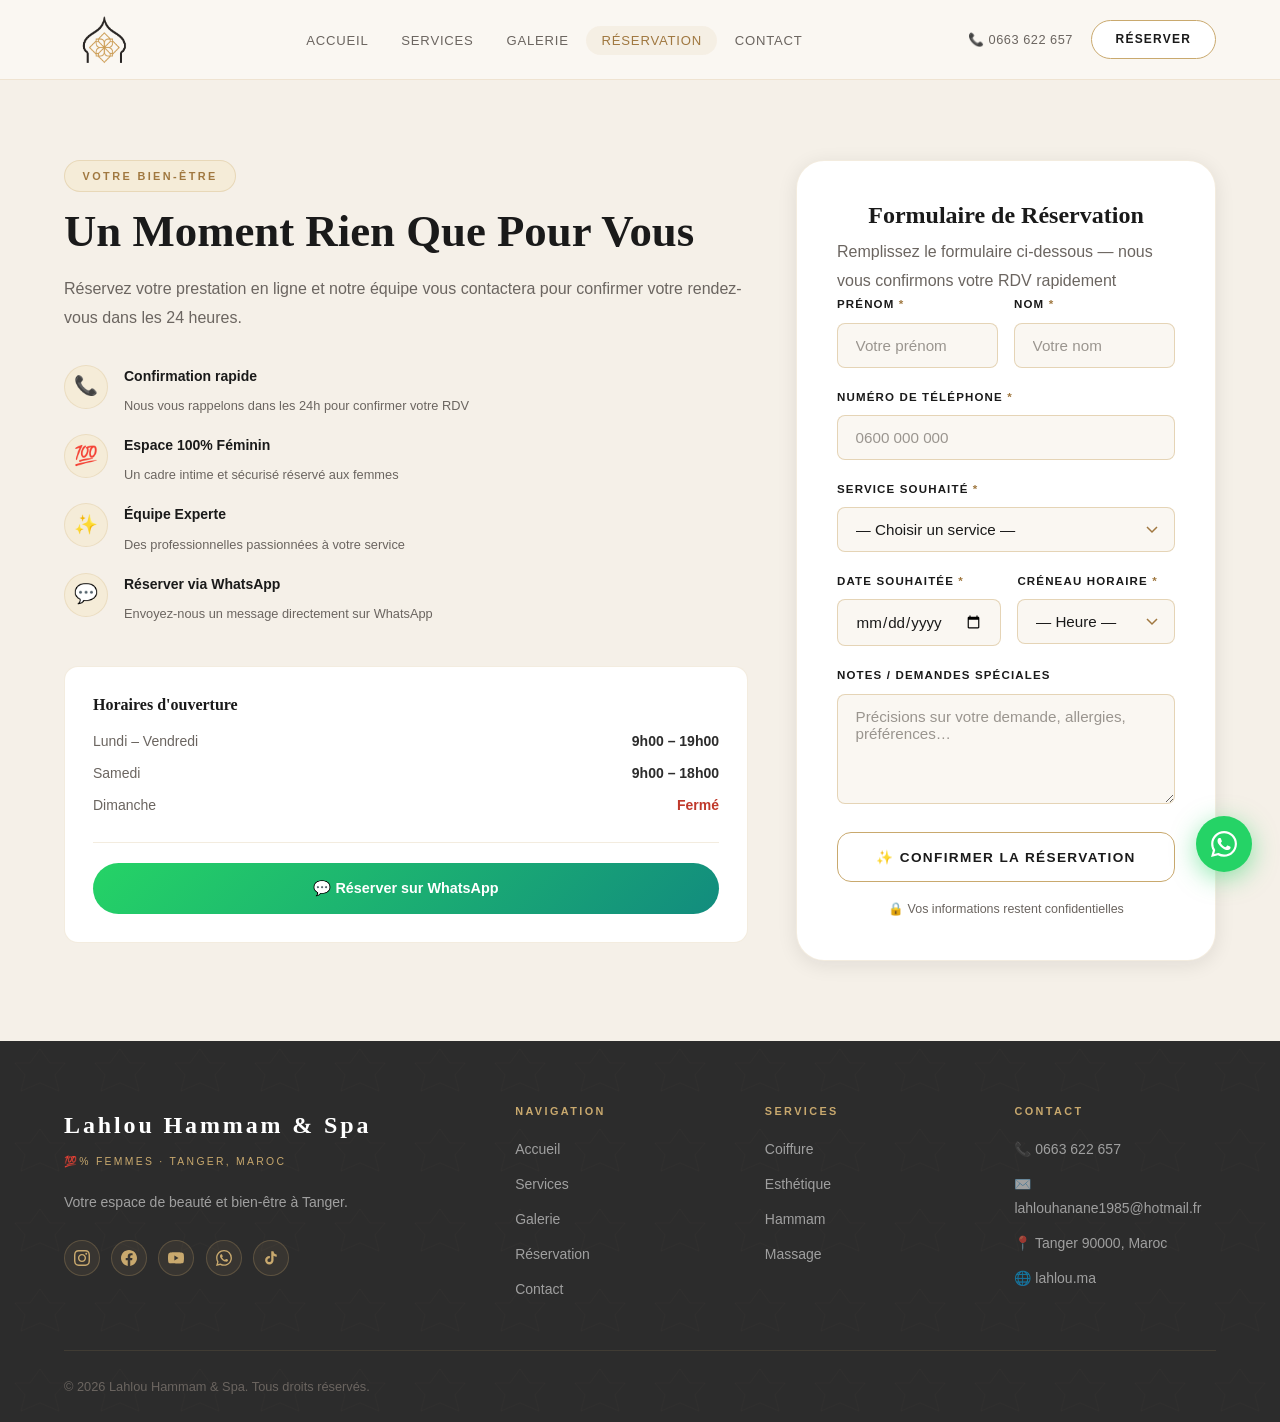
<file: booking.html>
<!DOCTYPE html>
<html lang="fr">
<head>
  <meta charset="UTF-8">
  <meta name="viewport" content="width=device-width, initial-scale=1.0">
  <link rel="icon" type="image/png" href="images/logo-main.png">
  <meta name="msapplication-TileImage" content="images/66.png">
  <title>Réservation — Lahlou Hammam &amp; Spa | Tanger</title>
  <link rel="preconnect" href="https://fonts.googleapis.com">
  <link rel="preconnect" href="https://fonts.gstatic.com" crossorigin>
  <link href="https://fonts.googleapis.com/css2?family=Playfair+Display:ital,wght@0,400;0,700;1,400&family=Poppins:wght@300;400;500;600;700&display=swap" rel="stylesheet">
  <link rel="stylesheet" href="css/styles.css">
</head>
<body>

<nav class="nav" role="navigation">
  <div class="container nav-inner">
    <a href="index.html" class="nav-logo">
      <img src="images/66.png" alt="Lahlou Hammam &amp; Spa" style="height:80px;width:auto;">
    </a>
    <ul class="nav-links" role="list">
      <li><a href="index.html">Accueil</a></li>
      <li><a href="services.html">Services</a></li>
      <li><a href="gallery.html">Galerie</a></li>
      <li><a href="booking.html" class="active">Réservation</a></li>
      <li><a href="contact.html">Contact</a></li>
    </ul>
    <div class="nav-actions">
      <a href="tel:0663622657" class="nav-phone">📞 0663 622 657</a>
      <a href="booking.html" class="nav-book-btn"><span class="btn-label">Réserver</span></a>
      <button class="hamburger" aria-label="Menu" aria-expanded="false"><span></span><span></span><span></span></button>
    </div>
  </div>
</nav>
<div class="mobile-menu" role="dialog">
  <a href="index.html">Accueil</a>
  <a href="services.html">Services</a>
  <a href="gallery.html">Galerie</a>
  <a href="booking.html">Réservation</a>
  <a href="contact.html">Contact</a>
  <a href="booking.html" class="mobile-book">✨ Réserver Maintenant</a>
</div>


<main>
<section style="background:var(--cream)">
  <div class="container">
    <div class="booking-layout">

      <!-- Info Side -->
      <div class="booking-info">
        <span class="section-tag">Votre Bien-être</span>
        <h2>Un Moment Rien Que Pour Vous</h2>
        <p>Réservez votre prestation en ligne et notre équipe vous contactera pour confirmer votre rendez-vous dans les 24 heures.</p>

        <div class="booking-benefits">
          <div class="booking-benefit">
            <div class="booking-benefit-icon" aria-hidden="true">📞</div>
            <div class="booking-benefit-text">
              <strong>Confirmation rapide</strong>
              <span>Nous vous rappelons dans les 24h pour confirmer votre RDV</span>
            </div>
          </div>
          <div class="booking-benefit">
            <div class="booking-benefit-icon" aria-hidden="true">💯</div>
            <div class="booking-benefit-text">
              <strong>Espace 100% Féminin</strong>
              <span>Un cadre intime et sécurisé réservé aux femmes</span>
            </div>
          </div>
          <div class="booking-benefit">
            <div class="booking-benefit-icon" aria-hidden="true">✨</div>
            <div class="booking-benefit-text">
              <strong>Équipe Experte</strong>
              <span>Des professionnelles passionnées à votre service</span>
            </div>
          </div>
          <div class="booking-benefit">
            <div class="booking-benefit-icon" aria-hidden="true">💬</div>
            <div class="booking-benefit-text">
              <strong>Réserver via WhatsApp</strong>
              <span>Envoyez-nous un message directement sur WhatsApp</span>
            </div>
          </div>
        </div>

        <div style="margin-top:2.5rem;padding:1.75rem;background:white;border-radius:var(--radius);border:1px solid var(--border)">
          <h4 style="margin-bottom:1rem;font-size:1rem">Horaires d'ouverture</h4>
          <div style="display:flex;flex-direction:column;gap:0.5rem;font-size:0.875rem">
            <div style="display:flex;justify-content:space-between"><span style="color:var(--text-muted)">Lundi – Vendredi</span><strong>9h00 – 19h00</strong></div>
            <div style="display:flex;justify-content:space-between"><span style="color:var(--text-muted)">Samedi</span><strong>9h00 – 18h00</strong></div>
            <div style="display:flex;justify-content:space-between"><span style="color:var(--text-muted)">Dimanche</span><strong style="color:#c0392b">Fermé</strong></div>
          </div>
          <div style="margin-top:1.5rem;padding-top:1.25rem;border-top:1px solid var(--border)">
            <a href="https://wa.me/212663622657?text=Bonjour%2C+je+voudrais+prendre+un+rendez-vous+chez+Lahlou+Hammam+%26+Spa" target="_blank" rel="noopener"
               style="display:flex;align-items:center;justify-content:center;gap:.6rem;padding:.85rem 1.5rem;background:linear-gradient(135deg,#25D366,#128C7E);color:white;border-radius:var(--radius-full);font-weight:700;font-size:.9rem;transition:all .3s"
               onmouseover="this.style.transform='scale(1.03)'" onmouseout="this.style.transform='scale(1)'">
              💬 Réserver sur WhatsApp
            </a>
          </div>
        </div>
      </div>

      <!-- Form -->
      <div class="booking-form-card">
        <!-- Form Content -->
        <div id="booking-form-wrap">
          <h3>Formulaire de Réservation</h3>
          <p>Remplissez le formulaire ci-dessous — nous vous confirmons votre RDV rapidement</p>

          <form id="booking-form" novalidate>
            <div class="form-row">
              <div class="form-group">
                <label for="b-prenom">Prénom <span class="req">*</span></label>
                <input type="text" id="b-prenom" class="form-control" placeholder="Votre prénom" required>
                <div class="form-error">Ce champ est obligatoire.</div>
              </div>
              <div class="form-group">
                <label for="b-nom">Nom <span class="req">*</span></label>
                <input type="text" id="b-nom" class="form-control" placeholder="Votre nom" required>
                <div class="form-error">Ce champ est obligatoire.</div>
              </div>
            </div>

            <div class="form-group">
              <label for="b-phone">Numéro de Téléphone <span class="req">*</span></label>
              <input type="tel" id="b-phone" class="form-control" placeholder="0600 000 000" required>
              <div class="form-error">Ce champ est obligatoire.</div>
            </div>

            <div class="form-group">
              <label for="b-service">Service Souhaité <span class="req">*</span></label>
              <select id="b-service" class="form-control" required>
                <option value="">— Choisir un service —</option>
                <optgroup label="💇‍♀️ Coiffure">
                  <option>Coupe femme</option>
                  <option>Brushing</option>
                  <option>Coloration</option>
                  <option>Mèches / Balayage</option>
                  <option>Lissage brésilien</option>
                  <option>Défrisage</option>
                  <option>Soin capillaire</option>
                  <option>Coiffure mariage / soirée</option>
                </optgroup>
                <optgroup label="💅 Esthétique">
                  <option>Vernis permanent (mains)</option>
                  <option>Vernis permanent (pieds)</option>
                  <option>Manucure classique</option>
                  <option>Pédicure classique</option>
                  <option>Extension d'ongles gel</option>
                  <option>Soin visage hydratant</option>
                  <option>Nettoyage de peau</option>
                  <option>Épilation (préciser la zone)</option>
                </optgroup>
                <optgroup label="🧖‍♀️ Hammam &amp; Massage">
                  <option>Hammam traditionnel</option>
                  <option>Gommage kessa</option>
                  <option>Hammam + Gommage</option>
                  <option>Enveloppement rhassoul</option>
                  <option>Massage relaxant (30 min)</option>
                  <option>Massage relaxant (60 min)</option>
                  <option>Massage aux pierres chaudes</option>
                  <option>Forfait Spa Complet (500 MAD)</option>
                </optgroup>
              </select>
              <div class="form-error">Veuillez sélectionner un service.</div>
            </div>

            <div class="form-row">
              <div class="form-group">
                <label for="b-date">Date Souhaitée <span class="req">*</span></label>
                <input type="date" id="b-date" class="form-control" required>
                <div class="form-error">Ce champ est obligatoire.</div>
              </div>
              <div class="form-group">
                <label for="b-heure">Créneau Horaire <span class="req">*</span></label>
                <select id="b-heure" class="form-control" required>
                  <option value="">— Heure —</option>
                  <option>09:00</option><option>09:30</option>
                  <option>10:00</option><option>10:30</option>
                  <option>11:00</option><option>11:30</option>
                  <option>12:00</option><option>12:30</option>
                  <option>13:00</option><option>13:30</option>
                  <option>14:00</option><option>14:30</option>
                  <option>15:00</option><option>15:30</option>
                  <option>16:00</option><option>16:30</option>
                  <option>17:00</option><option>17:30</option>
                  <option>18:00</option><option>18:30</option>
                </select>
                <div class="form-error">Veuillez choisir un horaire.</div>
              </div>
            </div>

            <div class="form-group">
              <label for="b-notes">Notes / Demandes Spéciales</label>
              <textarea id="b-notes" class="form-control" rows="3" placeholder="Précisions sur votre demande, allergies, préférences…"></textarea>
            </div>

            <button type="submit" class="btn btn-gold btn-full btn-lg" style="border-radius:var(--radius)">
              ✨ Confirmer la Réservation
            </button>

            <p style="text-align:center;font-size:0.78rem;color:var(--text-muted);margin-top:1rem">
              🔒 Vos informations restent confidentielles
            </p>
          </form>
        </div>

        <!-- Success -->
        <div class="form-success-msg" id="booking-success">
          <div class="success-icon-big">🌸</div>
          <h3>Demande Envoyée !</h3>
          <p>Merci pour votre réservation. Notre équipe vous contactera dans les <strong>24 heures</strong> pour confirmer votre rendez-vous.</p>
          <p style="margin-bottom:1.5rem;font-size:0.875rem">Un message de confirmation vous sera envoyé sur le numéro fourni.</p>
          <button class="btn btn-gold" onclick="resetBooking()">Nouvelle Réservation</button>
          <div style="margin-top:1.25rem">
            <a href="https://wa.me/212663622657" target="_blank" rel="noopener" style="font-size:.875rem;color:var(--gold-dark);font-weight:600">
              Ou confirmer via WhatsApp →
            </a>
          </div>
        </div>
      </div>

    </div>
  </div>
</section>
</main>

<footer class="footer">
  <div class="container">
    <div class="footer-grid">
      <div class="footer-brand">
        <span class="footer-logo-text">Lahlou Hammam &amp; Spa</span>
        <span class="footer-logo-sub">💯% Femmes · Tanger, Maroc</span>
        <p>Votre espace de beauté et bien-être à Tanger.</p>
        <div class="footer-social">
          <a href="https://www.instagram.com/lahlou.spa_coif_esth_hammam/" aria-label="Instagram" target="_blank" rel="noopener">
            <svg width="16" height="16" viewBox="0 0 24 24" fill="currentColor" aria-hidden="true"><path d="M12 2.163c3.204 0 3.584.012 4.85.07 3.252.148 4.771 1.691 4.919 4.919.058 1.265.069 1.645.069 4.849 0 3.205-.012 3.584-.069 4.849-.149 3.225-1.664 4.771-4.919 4.919-1.266.058-1.644.07-4.85.07-3.204 0-3.584-.012-4.849-.07-3.26-.149-4.771-1.699-4.919-4.92-.058-1.265-.07-1.644-.07-4.849 0-3.204.013-3.583.07-4.849.149-3.227 1.664-4.771 4.919-4.919 1.266-.057 1.645-.069 4.849-.069zm0-2.163c-3.259 0-3.667.014-4.947.072-4.358.2-6.78 2.618-6.98 6.98-.059 1.281-.073 1.689-.073 4.948 0 3.259.014 3.668.072 4.948.2 4.358 2.618 6.78 6.98 6.98 1.281.058 1.689.072 4.948.072 3.259 0 3.668-.014 4.948-.072 4.354-.2 6.782-2.618 6.979-6.98.059-1.28.073-1.689.073-4.948 0-3.259-.014-3.667-.072-4.947-.196-4.354-2.617-6.78-6.979-6.98-1.281-.059-1.69-.073-4.949-.073zm0 5.838c-3.403 0-6.162 2.759-6.162 6.162s2.759 6.163 6.162 6.163 6.162-2.759 6.162-6.163c0-3.403-2.759-6.162-6.162-6.162zm0 10.162c-2.209 0-4-1.79-4-4 0-2.209 1.791-4 4-4s4 1.791 4 4c0 2.21-1.791 4-4 4zm6.406-11.845c-.796 0-1.441.645-1.441 1.44s.645 1.44 1.441 1.44c.795 0 1.439-.645 1.439-1.44s-.644-1.44-1.439-1.44z"/></svg>
          </a>
          <a href="https://web.facebook.com/lahlouspa/" aria-label="Facebook" target="_blank" rel="noopener">
            <svg width="16" height="16" viewBox="0 0 24 24" fill="currentColor" aria-hidden="true"><path d="M24 12.073c0-6.627-5.373-12-12-12s-12 5.373-12 12c0 5.99 4.388 10.954 10.125 11.854v-8.385H7.078v-3.47h3.047V9.43c0-3.007 1.792-4.669 4.533-4.669 1.312 0 2.686.235 2.686.235v2.953H15.83c-1.491 0-1.956.925-1.956 1.874v2.25h3.328l-.532 3.47h-2.796v8.385C19.612 23.027 24 18.062 24 12.073z"/></svg>
          </a>
          <a href="https://www.youtube.com/@lahlouhammamspa5398" aria-label="YouTube" target="_blank" rel="noopener">
            <svg width="16" height="16" viewBox="0 0 24 24" fill="currentColor" aria-hidden="true"><path d="M23.498 6.186a3.016 3.016 0 0 0-2.122-2.136C19.505 3.545 12 3.545 12 3.545s-7.505 0-9.377.505A3.017 3.017 0 0 0 .502 6.186C0 8.07 0 12 0 12s0 3.93.502 5.814a3.016 3.016 0 0 0 2.122 2.136c1.871.505 9.376.505 9.376.505s7.505 0 9.377-.505a3.015 3.015 0 0 0 2.122-2.136C24 15.93 24 12 24 12s0-3.93-.502-5.814zM9.545 15.568V8.432L15.818 12l-6.273 3.568z"/></svg>
          </a>
          <a href="https://wa.me/212663622657" aria-label="WhatsApp" target="_blank" rel="noopener">
            <svg width="16" height="16" viewBox="0 0 24 24" fill="currentColor" aria-hidden="true"><path d="M17.472 14.382c-.297-.149-1.758-.867-2.03-.967-.273-.099-.471-.148-.67.15-.197.297-.767.966-.94 1.164-.173.199-.347.223-.644.075-.297-.15-1.255-.463-2.39-1.475-.883-.788-1.48-1.761-1.653-2.059-.173-.297-.018-.458.13-.606.134-.133.298-.347.446-.52.149-.174.198-.298.298-.497.099-.198.05-.371-.025-.52-.075-.149-.669-1.612-.916-2.207-.242-.579-.487-.5-.669-.51-.173-.008-.371-.01-.57-.01-.198 0-.52.074-.792.372-.272.297-1.04 1.016-1.04 2.479 0 1.462 1.065 2.875 1.213 3.074.149.198 2.096 3.2 5.077 4.487.709.306 1.262.489 1.694.625.712.227 1.36.195 1.871.118.571-.085 1.758-.719 2.006-1.413.248-.694.248-1.289.173-1.413-.074-.124-.272-.198-.57-.347m-5.421 7.403h-.004a9.87 9.87 0 0 1-5.031-1.378l-.361-.214-3.741.982.998-3.648-.235-.374a9.86 9.86 0 0 1-1.51-5.26c.001-5.45 4.436-9.884 9.888-9.884 2.64 0 5.122 1.03 6.988 2.898a9.825 9.825 0 0 1 2.893 6.994c-.003 5.45-4.437 9.884-9.885 9.884m8.413-18.297A11.815 11.815 0 0 0 12.05 0C5.495 0 .16 5.335.157 11.892c0 2.096.547 4.142 1.588 5.945L.057 24l6.305-1.654a11.882 11.882 0 0 0 5.683 1.448h.005c6.554 0 11.89-5.335 11.893-11.893a11.821 11.821 0 0 0-3.48-8.413Z"/></svg>
          </a>
          <a href="https://www.tiktok.com/@lahlou.spa" aria-label="TikTok" target="_blank" rel="noopener">
            <svg width="16" height="16" viewBox="0 0 24 24" fill="currentColor" aria-hidden="true"><path d="M19.59 6.69a4.83 4.83 0 0 1-3.77-4.25V2h-3.45v13.67a2.89 2.89 0 0 1-2.88 2.5 2.89 2.89 0 0 1-2.89-2.89 2.89 2.89 0 0 1 2.89-2.89c.28 0 .54.04.79.1V9.01a6.29 6.29 0 0 0-.79-.05 6.34 6.34 0 0 0-6.34 6.34 6.34 6.34 0 0 0 6.34 6.34 6.34 6.34 0 0 0 6.33-6.34V8.69a8.18 8.18 0 0 0 4.78 1.52V6.75a4.85 4.85 0 0 1-1.01-.06z"/></svg>
          </a>
        </div>
      </div>
      <div class="footer-col"><h4>Navigation</h4><ul><li><a href="index.html">Accueil</a></li><li><a href="services.html">Services</a></li><li><a href="gallery.html">Galerie</a></li><li><a href="booking.html">Réservation</a></li><li><a href="contact.html">Contact</a></li></ul></div>
      <div class="footer-col"><h4>Services</h4><ul><li><a href="services.html#coiffure">Coiffure</a></li><li><a href="services.html#esthetique">Esthétique</a></li><li><a href="services.html#hammam">Hammam</a></li><li><a href="services.html#massage">Massage</a></li></ul></div>
      <div class="footer-col"><h4>Contact</h4><ul><li><a href="tel:0663622657">📞 0663 622 657</a></li><li><a href="mailto:lahlouhanane1985@hotmail.fr">✉️ lahlouhanane1985@hotmail.fr</a></li><li>📍 <a href="https://maps.app.goo.gl/YPXD6qZvrERKqMsW9" target="_blank" rel="noopener">Tanger 90000, Maroc</a></li><li><a href="http://lahlou.ma" target="_blank" rel="noopener">🌐 lahlou.ma</a></li></ul></div>
    </div>
  </div>
  <div class="container"><div class="footer-bottom"><p>© 2026 Lahlou Hammam &amp; Spa. Tous droits réservés.</p></div></div>
</footer>

<a href="https://wa.me/212663622657" class="whatsapp-float" target="_blank" rel="noopener" aria-label="WhatsApp">
  <svg viewBox="0 0 24 24"><path d="M17.472 14.382c-.297-.149-1.758-.867-2.03-.967-.273-.099-.471-.148-.67.15-.197.297-.767.966-.94 1.164-.173.199-.347.223-.644.075-.297-.15-1.255-.463-2.39-1.475-.883-.788-1.48-1.761-1.653-2.059-.173-.297-.018-.458.13-.606.134-.133.298-.347.446-.52.149-.174.198-.298.298-.497.099-.198.05-.371-.025-.52-.075-.149-.669-1.612-.916-2.207-.242-.579-.487-.5-.669-.51-.173-.008-.371-.01-.57-.01-.198 0-.52.074-.792.372-.272.297-1.04 1.016-1.04 2.479 0 1.462 1.065 2.875 1.213 3.074.149.198 2.096 3.2 5.077 4.487.709.306 1.262.489 1.694.625.712.227 1.36.195 1.871.118.571-.085 1.758-.719 2.006-1.413.248-.694.248-1.289.173-1.413-.074-.124-.272-.198-.57-.347m-5.421 7.403h-.004a9.87 9.87 0 0 1-5.031-1.378l-.361-.214-3.741.982.998-3.648-.235-.374a9.86 9.86 0 0 1-1.51-5.26c.001-5.45 4.436-9.884 9.888-9.884 2.64 0 5.122 1.03 6.988 2.898a9.825 9.825 0 0 1 2.893 6.994c-.003 5.45-4.437 9.884-9.885 9.884m8.413-18.297A11.815 11.815 0 0 0 12.05 0C5.495 0 .16 5.335.157 11.892c0 2.096.547 4.142 1.588 5.945L.057 24l6.305-1.654a11.882 11.882 0 0 0 5.683 1.448h.005c6.554 0 11.89-5.335 11.893-11.893a11.821 11.821 0 0 0-3.48-8.413Z"/></svg>
  <span class="whatsapp-tooltip">Réserver via WhatsApp</span>
</a>
<button class="back-to-top" aria-label="Haut de page">↑</button>

<script src="js/main.js"></script>
<script>
  // Set minimum date to today
  const dateInput = document.getElementById('b-date');
  if (dateInput) {
    const today = new Date().toISOString().split('T')[0];
    dateInput.min = today;
  }
</script>
</body>
</html>
</file>
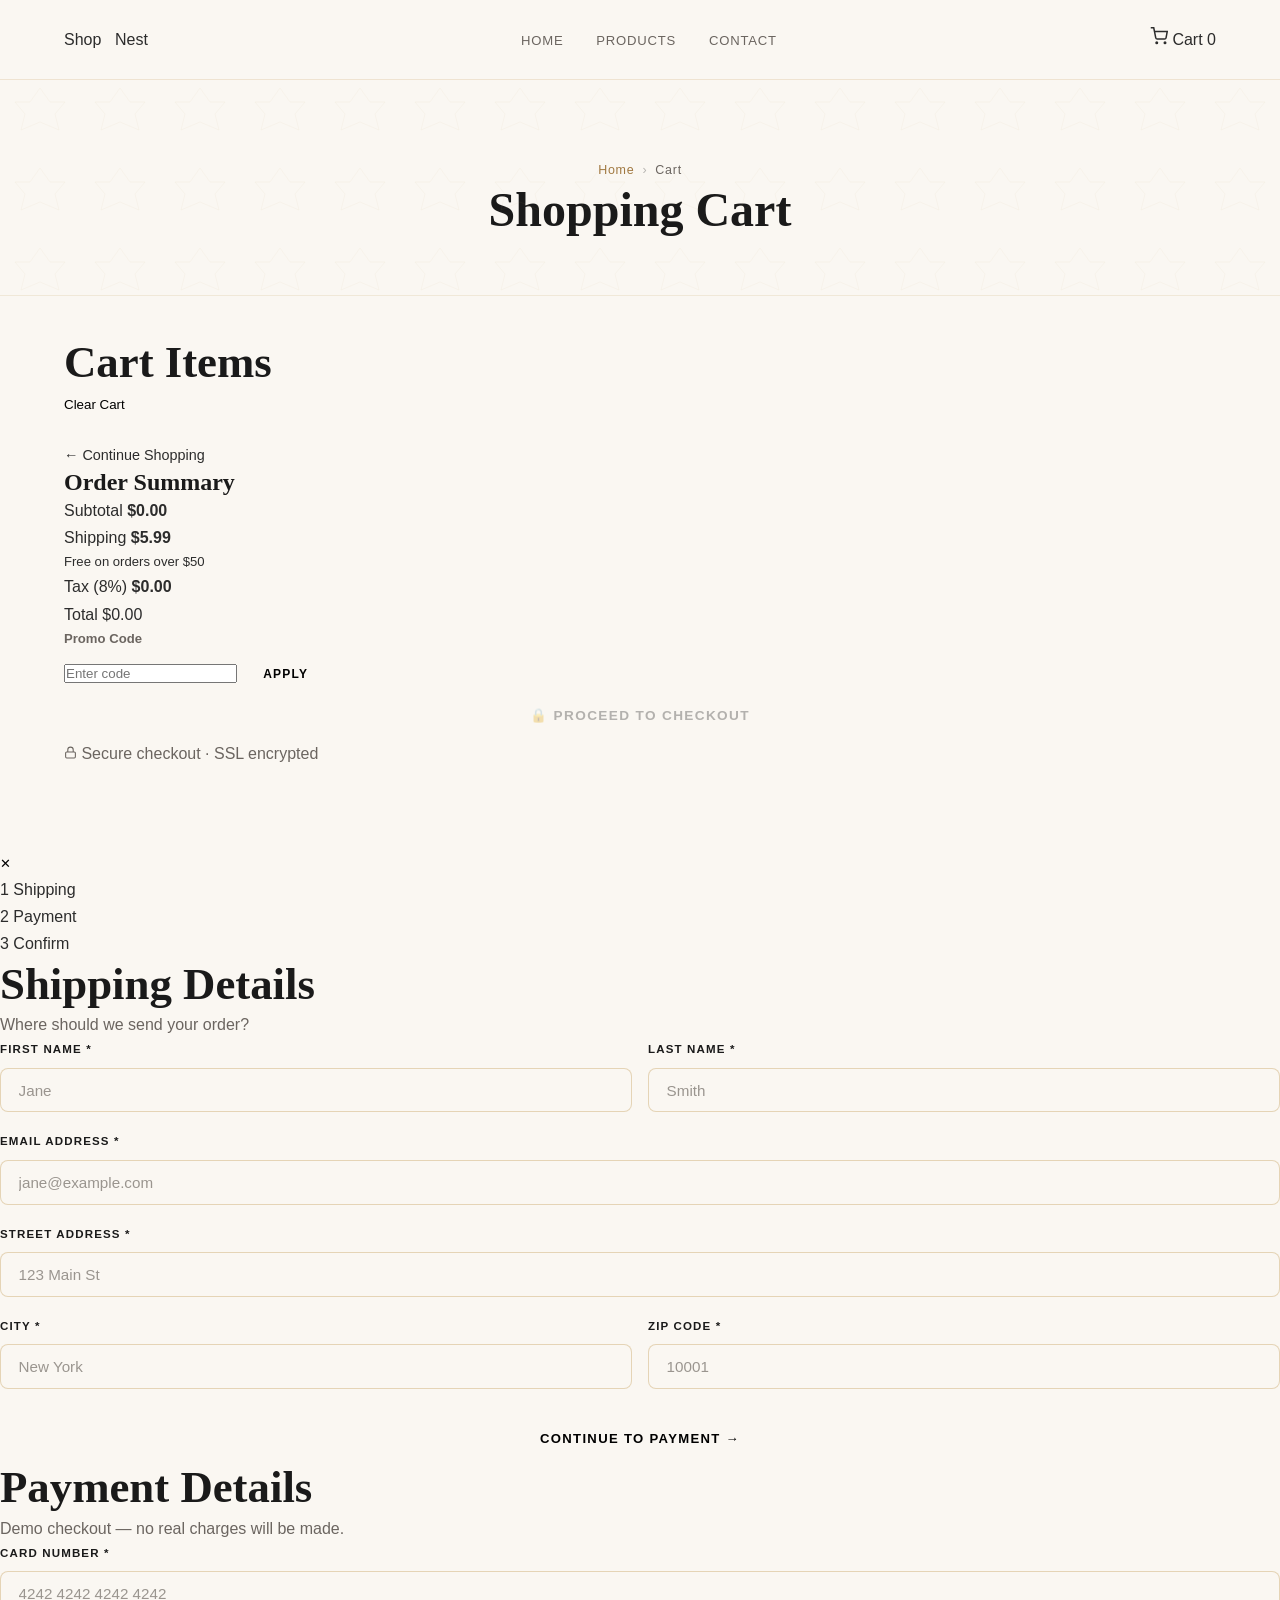
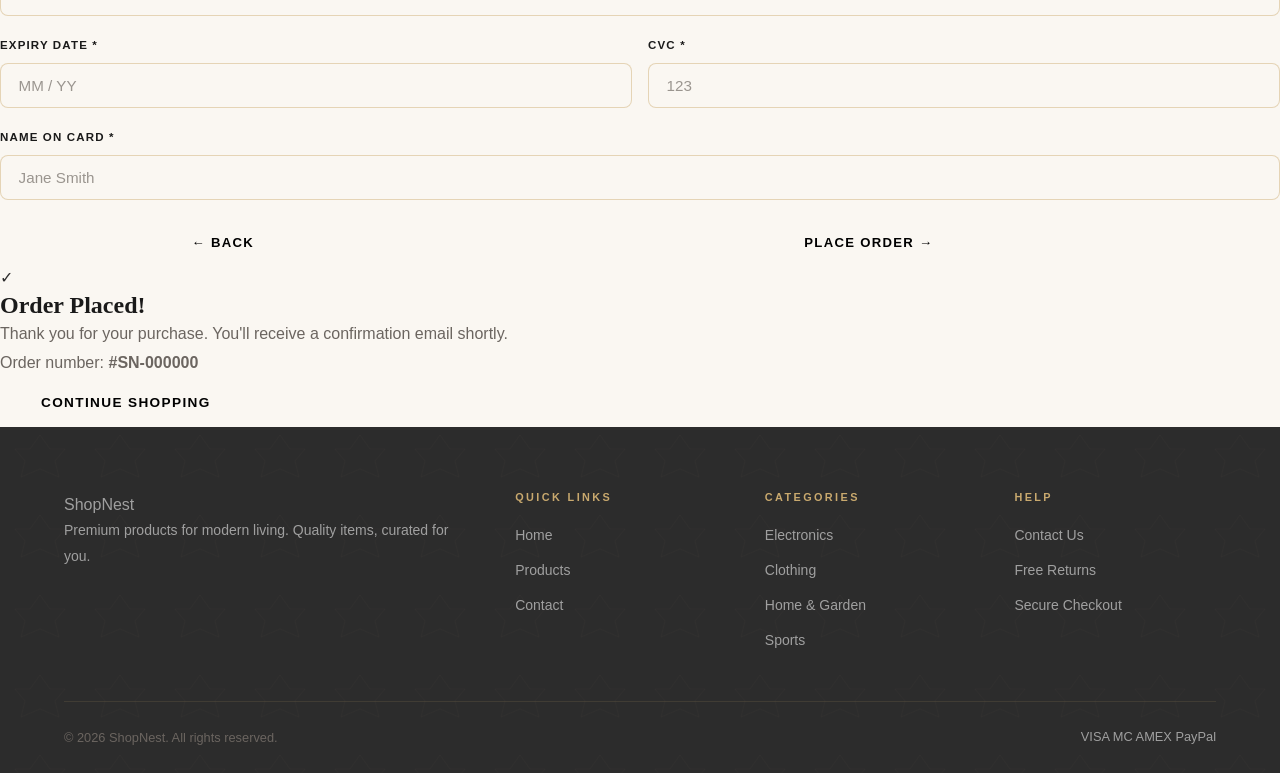
<file: cart.html>
<!DOCTYPE html>
<html lang="en">
<head>
  <meta charset="UTF-8">
  <meta name="viewport" content="width=device-width, initial-scale=1.0">
  <title>Shopping Cart — ShopNest</title>
  <link rel="preconnect" href="https://fonts.googleapis.com">
  <link rel="preconnect" href="https://fonts.gstatic.com" crossorigin>
  <link href="https://fonts.googleapis.com/css2?family=Inter:wght@300;400;500;600;700;800&display=swap" rel="stylesheet">
  <link rel="stylesheet" href="css/styles.css">
</head>
<body>

<!-- ── NAVIGATION ──────────────────────────────────────── -->
<nav class="nav" role="navigation" aria-label="Main navigation">
  <div class="container nav-inner">
    <a href="index.html" class="nav-logo">Shop<span>Nest</span></a>
    <ul class="nav-links" role="list">
      <li><a href="index.html">Home</a></li>
      <li><a href="products.html">Products</a></li>
      <li><a href="contact.html">Contact</a></li>
    </ul>
    <div class="nav-actions">
      <a href="cart.html" class="nav-cart-btn" aria-label="Shopping cart">
        <svg width="18" height="18" viewBox="0 0 24 24" fill="none" stroke="currentColor" stroke-width="2"><circle cx="9" cy="21" r="1"/><circle cx="20" cy="21" r="1"/><path d="M1 1h4l2.68 13.39a2 2 0 0 0 2 1.61h9.72a2 2 0 0 0 2-1.61L23 6H6"/></svg>
        <span class="cart-label">Cart</span>
        <span class="cart-badge hidden" aria-live="polite">0</span>
      </a>
      <button class="hamburger" aria-label="Toggle menu">
        <span></span><span></span><span></span>
      </button>
    </div>
  </div>
</nav>
<div class="mobile-menu" role="dialog" aria-label="Mobile navigation">
  <a href="index.html">Home</a>
  <a href="products.html">Products</a>
  <a href="contact.html">Contact</a>
  <a href="cart.html" class="mobile-cart-link">🛒 Cart <span class="cart-badge hidden">0</span></a>
</div>

<!-- ── PAGE HEADER ─────────────────────────────────────── -->
<header class="page-header">
  <div class="container">
    <nav class="breadcrumb" aria-label="Breadcrumb">
      <a href="index.html">Home</a>
      <span class="sep">›</span>
      <span>Cart</span>
    </nav>
    <h1>Shopping Cart</h1>
  </div>
</header>

<!-- ── MAIN CONTENT ────────────────────────────────────── -->
<main style="padding:2.5rem 0 5rem">
  <div class="container">

    <!-- Empty Cart State -->
    <div id="cart-empty" style="display:none">
      <div class="cart-empty">
        <div class="cart-empty-icon">🛒</div>
        <h3>Your cart is empty</h3>
        <p>Looks like you haven't added anything yet. Start shopping!</p>
        <a href="products.html" class="btn btn-primary btn-lg">Browse Products</a>
      </div>
    </div>

    <!-- Cart With Items -->
    <div class="cart-layout">
      <div class="cart-items-section">
        <div class="cart-items-header">
          <h2>Cart Items</h2>
          <button class="clear-cart-btn" aria-label="Clear all items">Clear Cart</button>
        </div>
        <div id="cart-items">
          <!-- Populated by main.js -->
        </div>
        <div style="margin-top:1.5rem">
          <a href="products.html" style="color:var(--primary);font-size:.9rem;font-weight:500;display:inline-flex;align-items:center;gap:.4rem;transition:gap .2s" onmouseover="this.style.gap='.7rem'" onmouseout="this.style.gap='.4rem'">
            ← Continue Shopping
          </a>
        </div>
      </div>

      <!-- Order Summary -->
      <aside class="order-summary" aria-label="Order summary">
        <h3>Order Summary</h3>
        <div class="summary-rows">
          <div class="summary-row">
            <span>Subtotal</span>
            <strong id="summary-subtotal">$0.00</strong>
          </div>
          <div class="summary-row shipping">
            <span>Shipping</span>
            <strong id="summary-shipping">$5.99</strong>
          </div>
          <div class="summary-row" style="font-size:.82rem;color:var(--success)">
            <span>Free on orders over $50</span>
          </div>
          <div class="summary-divider"></div>
          <div class="summary-row">
            <span>Tax (8%)</span>
            <strong id="summary-tax">$0.00</strong>
          </div>
        </div>
        <div class="summary-total">
          <span>Total</span>
          <span id="summary-total">$0.00</span>
        </div>

        <div class="promo-section">
          <div style="font-size:.82rem;font-weight:600;color:var(--text-muted);margin-bottom:.5rem">Promo Code</div>
          <div class="promo-input-row">
            <input type="text" placeholder="Enter code" id="promo-input" aria-label="Promo code">
            <button class="btn btn-ghost btn-sm" id="promo-apply">Apply</button>
          </div>
          <div id="promo-msg" style="font-size:.8rem;margin-top:.4rem;display:none"></div>
        </div>

        <button class="btn btn-primary btn-full btn-lg" id="checkout-btn" disabled>
          🔒 Proceed to Checkout
        </button>
        <p class="security-note">
          <svg width="13" height="13" viewBox="0 0 24 24" fill="none" stroke="currentColor" stroke-width="2" aria-hidden="true"><rect x="3" y="11" width="18" height="11" rx="2" ry="2"/><path d="M7 11V7a5 5 0 0 1 10 0v4"/></svg>
          Secure checkout · SSL encrypted
        </p>
      </aside>
    </div>

  </div>
</main>

<!-- ── CHECKOUT MODAL ──────────────────────────────────── -->
<div class="modal-overlay" id="checkout-modal" role="dialog" aria-modal="true" aria-labelledby="modal-title">
  <div class="modal">
    <button class="modal-close" id="modal-close" aria-label="Close checkout">✕</button>

    <!-- Progress Steps -->
    <div class="checkout-steps" aria-label="Checkout progress">
      <div class="checkout-step active">
        <span class="step-circle">1</span>
        <label>Shipping</label>
      </div>
      <div class="step-line"></div>
      <div class="checkout-step">
        <span class="step-circle">2</span>
        <label>Payment</label>
      </div>
      <div class="step-line"></div>
      <div class="checkout-step">
        <span class="step-circle">3</span>
        <label>Confirm</label>
      </div>
    </div>

    <!-- Step 1: Shipping -->
    <div class="checkout-pane active" id="pane-shipping">
      <div class="modal-header">
        <h2 id="modal-title">Shipping Details</h2>
        <p>Where should we send your order?</p>
      </div>
      <form id="shipping-form" novalidate>
        <div class="form-row">
          <div class="form-group">
            <label>First Name <span class="required">*</span></label>
            <input type="text" class="form-control" placeholder="Jane" required>
            <div class="form-error">This field is required.</div>
          </div>
          <div class="form-group">
            <label>Last Name <span class="required">*</span></label>
            <input type="text" class="form-control" placeholder="Smith" required>
            <div class="form-error">This field is required.</div>
          </div>
        </div>
        <div class="form-group">
          <label>Email Address <span class="required">*</span></label>
          <input type="email" class="form-control" placeholder="jane@example.com" required>
          <div class="form-error">This field is required.</div>
        </div>
        <div class="form-group">
          <label>Street Address <span class="required">*</span></label>
          <input type="text" class="form-control" placeholder="123 Main St" required>
          <div class="form-error">This field is required.</div>
        </div>
        <div class="form-row">
          <div class="form-group">
            <label>City <span class="required">*</span></label>
            <input type="text" class="form-control" placeholder="New York" required>
            <div class="form-error">This field is required.</div>
          </div>
          <div class="form-group">
            <label>ZIP Code <span class="required">*</span></label>
            <input type="text" class="form-control" placeholder="10001" required>
            <div class="form-error">This field is required.</div>
          </div>
        </div>
      </form>
      <button id="btn-to-step2" class="btn btn-primary btn-full" style="margin-top:.5rem">
        Continue to Payment →
      </button>
    </div>

    <!-- Step 2: Payment -->
    <div class="checkout-pane" id="pane-payment">
      <div class="modal-header">
        <h2>Payment Details</h2>
        <p>Demo checkout — no real charges will be made.</p>
      </div>
      <form id="payment-form" novalidate>
        <div class="form-group">
          <label>Card Number <span class="required">*</span></label>
          <input type="text" class="form-control" placeholder="4242 4242 4242 4242" maxlength="19" required
            oninput="this.value=this.value.replace(/[^0-9]/g,'').replace(/(.{4})/g,'$1 ').trim()">
          <div class="form-error">This field is required.</div>
        </div>
        <div class="form-row">
          <div class="form-group">
            <label>Expiry Date <span class="required">*</span></label>
            <input type="text" class="form-control" placeholder="MM / YY" maxlength="7" required
              oninput="this.value=this.value.replace(/[^0-9]/g,'').replace(/^(.{2})(.+)/,'$1 / $2')">
            <div class="form-error">This field is required.</div>
          </div>
          <div class="form-group">
            <label>CVC <span class="required">*</span></label>
            <input type="text" class="form-control" placeholder="123" maxlength="4" required
              oninput="this.value=this.value.replace(/[^0-9]/g,'')">
            <div class="form-error">This field is required.</div>
          </div>
        </div>
        <div class="form-group">
          <label>Name on Card <span class="required">*</span></label>
          <input type="text" class="form-control" placeholder="Jane Smith" required>
          <div class="form-error">This field is required.</div>
        </div>
      </form>
      <div style="display:flex;gap:.75rem;margin-top:.5rem">
        <button id="btn-to-step1" class="btn btn-ghost" style="flex:1">← Back</button>
        <button id="btn-place-order" class="btn btn-primary" style="flex:2">Place Order →</button>
      </div>
    </div>

    <!-- Step 3: Success -->
    <div class="checkout-pane" id="pane-success">
      <div class="order-success">
        <div class="success-check">✓</div>
        <h3>Order Placed!</h3>
        <p>Thank you for your purchase. You'll receive a confirmation email shortly.</p>
        <p class="order-number">Order number: <strong id="order-number">#SN-000000</strong></p>
        <button id="btn-continue-shopping" class="btn btn-primary btn-lg">Continue Shopping</button>
      </div>
    </div>

  </div>
</div>

<!-- ── FOOTER ───────────────────────────────────────────── -->
<footer class="footer">
  <div class="container">
    <div class="footer-grid">
      <div class="footer-brand">
        <a href="index.html" class="footer-logo">Shop<span>Nest</span></a>
        <p>Premium products for modern living. Quality items, curated for you.</p>
      </div>
      <div class="footer-col">
        <h4>Quick Links</h4>
        <ul>
          <li><a href="index.html">Home</a></li>
          <li><a href="products.html">Products</a></li>
          <li><a href="contact.html">Contact</a></li>
        </ul>
      </div>
      <div class="footer-col">
        <h4>Categories</h4>
        <ul>
          <li><a href="products.html?category=electronics">Electronics</a></li>
          <li><a href="products.html?category=clothing">Clothing</a></li>
          <li><a href="products.html?category=home">Home &amp; Garden</a></li>
          <li><a href="products.html?category=sports">Sports</a></li>
        </ul>
      </div>
      <div class="footer-col">
        <h4>Help</h4>
        <ul>
          <li><a href="contact.html">Contact Us</a></li>
          <li>Free Returns</li>
          <li>Secure Checkout</li>
        </ul>
      </div>
    </div>
  </div>
  <div class="container">
    <div class="footer-bottom">
      <p>© 2026 ShopNest. All rights reserved.</p>
      <div class="payment-methods">
        <span class="payment-badge">VISA</span>
        <span class="payment-badge">MC</span>
        <span class="payment-badge">AMEX</span>
        <span class="payment-badge">PayPal</span>
      </div>
    </div>
  </div>
</footer>

<button class="back-to-top" aria-label="Back to top">↑</button>

<script src="js/main.js"></script>
<script>
  // Promo code demo
  document.getElementById('promo-apply')?.addEventListener('click', () => {
    const input = document.getElementById('promo-input');
    const msg = document.getElementById('promo-msg');
    const code = input.value.trim().toUpperCase();
    if (!code) return;
    msg.style.display = 'block';
    if (code === 'SAVE10') {
      msg.style.color = 'var(--success)';
      msg.textContent = '✓ Promo code applied — 10% off!';
      showToast('Promo code SAVE10 applied!', 'success');
    } else {
      msg.style.color = 'var(--error)';
      msg.textContent = '✕ Invalid promo code. Try SAVE10';
    }
  });
</script>
</body>
</html>
</file>
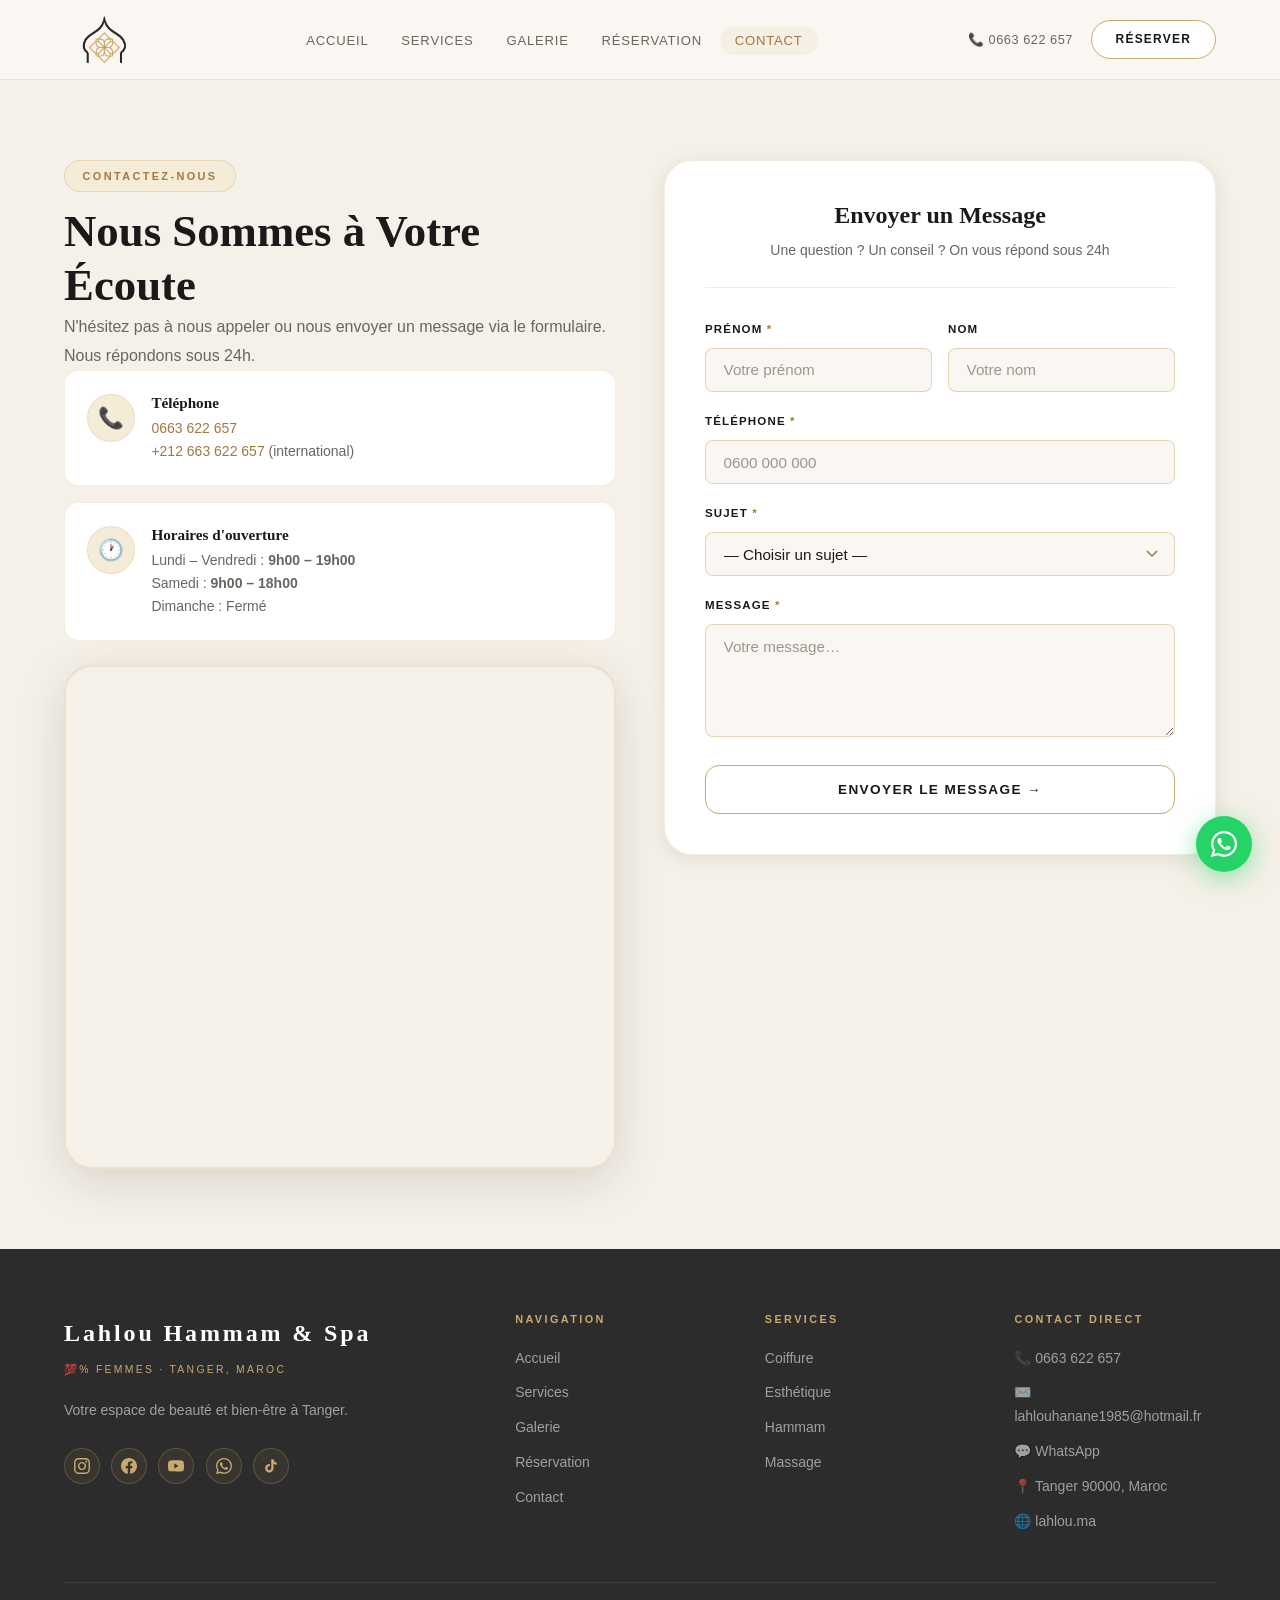
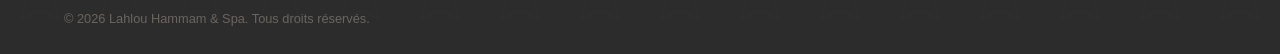
<file: contact.html>
<!DOCTYPE html>
<html lang="fr">
<head>
  <meta charset="UTF-8">
  <meta name="viewport" content="width=device-width, initial-scale=1.0">
  <link rel="icon" type="image/png" href="images/logo-main.png">
  <meta name="msapplication-TileImage" content="images/66.png">
  <title>Contact — Lahlou Hammam &amp; Spa | Tanger</title>
  <meta name="description" content="Contactez Lahlou Hammam & Spa à Tanger. Téléphone: 0663622657. Salon 100% Femmes.">
  <link rel="preconnect" href="https://fonts.googleapis.com">
  <link rel="preconnect" href="https://fonts.gstatic.com" crossorigin>
  <link href="https://fonts.googleapis.com/css2?family=Playfair+Display:ital,wght@0,400;0,700;1,400&family=Poppins:wght@300;400;500;600;700&display=swap" rel="stylesheet">
  <link rel="stylesheet" href="css/styles.css">
</head>
<body>

<nav class="nav" role="navigation">
  <div class="container nav-inner">
    <a href="index.html" class="nav-logo">
      <img src="images/66.png" alt="Lahlou Hammam &amp; Spa" style="height:80px;width:auto;">
    </a>
    <ul class="nav-links" role="list">
      <li><a href="index.html">Accueil</a></li>
      <li><a href="services.html">Services</a></li>
      <li><a href="gallery.html">Galerie</a></li>
      <li><a href="booking.html">Réservation</a></li>
      <li><a href="contact.html" class="active">Contact</a></li>
    </ul>
    <div class="nav-actions">
      <a href="tel:0663622657" class="nav-phone">📞 0663 622 657</a>
      <a href="booking.html" class="nav-book-btn"><span class="btn-label">Réserver</span></a>
      <button class="hamburger" aria-label="Menu" aria-expanded="false"><span></span><span></span><span></span></button>
    </div>
  </div>
</nav>
<div class="mobile-menu" role="dialog">
  <a href="index.html">Accueil</a>
  <a href="services.html">Services</a>
  <a href="gallery.html">Galerie</a>
  <a href="booking.html">Réservation</a>
  <a href="contact.html">Contact</a>
  <a href="booking.html" class="mobile-book">✨ Réserver Maintenant</a>
</div>


<main>
<section style="background:var(--cream)">
  <div class="container">
    <div class="contact-layout">

      <!-- Info Cards + WhatsApp -->
      <div class="contact-info">
        <span class="section-tag">Contactez-nous</span>
        <h2>Nous Sommes à Votre Écoute</h2>
        <p>N'hésitez pas à nous appeler ou nous envoyer un message via le formulaire. Nous répondons sous 24h.</p>

        <div class="contact-cards">

          <div class="contact-card">
            <div class="contact-card-icon" aria-hidden="true">📞</div>
            <div class="contact-card-text">
              <h4>Téléphone</h4>
              <p><a href="tel:0663622657">0663 622 657</a><br>
              <a href="tel:+212663622657">+212 663 622 657</a> (international)</p>
            </div>
          </div>

          <div class="contact-card">
            <div class="contact-card-icon" aria-hidden="true">🕐</div>
            <div class="contact-card-text">
              <h4>Horaires d'ouverture</h4>
              <p>Lundi – Vendredi : <strong>9h00 – 19h00</strong><br>
              Samedi : <strong>9h00 – 18h00</strong><br>
              Dimanche : Fermé</p>
            </div>
          </div>

        </div>

        <!-- Google Maps -->
        <div class="map-wrapper" style="margin-top:1.5rem;min-height:300px" aria-label="Carte Google Maps — Tanger, Maroc">
          <iframe src="https://www.google.com/maps/embed?pb=!1m18!1m12!1m3!1d3243.1!2d-5.8488744!3d35.7602739!2m3!1f0!2f0!3f0!3m2!1i1024!2i768!4f13.1!3m3!1m2!1s0xd0b87c9f4a482f9%3A0xdd5c02898a4ac3a0!2sHammam%20Lahlou!5e0!3m2!1sen!2sma!4v1" width="100%" height="450" style="border:0;" allowfullscreen="" loading="lazy" title="Localisation Hammam Lahlou — Tanger, Maroc"></iframe>
        </div>
      </div>

      <!-- Contact Form -->
      <div>
        <div class="booking-form-card" style="position:sticky;top:calc(var(--nav-h) + 1.5rem)">

          <div id="form-fields">
            <h3 style="text-align:center;margin-bottom:.5rem">Envoyer un Message</h3>
            <p style="text-align:center;font-size:.875rem;margin-bottom:2rem;padding-bottom:1.5rem;border-bottom:1px solid var(--border)">Une question ? Un conseil ? On vous répond sous 24h</p>

            <form id="contact-form" novalidate>
              <div class="form-row">
                <div class="form-group">
                  <label for="c-prenom">Prénom <span class="req">*</span></label>
                  <input type="text" id="c-prenom" class="form-control" placeholder="Votre prénom" required>
                  <div class="form-error">Champ obligatoire.</div>
                </div>
                <div class="form-group">
                  <label for="c-nom">Nom</label>
                  <input type="text" id="c-nom" class="form-control" placeholder="Votre nom">
                </div>
              </div>

              <div class="form-group">
                <label for="c-phone">Téléphone <span class="req">*</span></label>
                <input type="tel" id="c-phone" class="form-control" placeholder="0600 000 000" required>
                <div class="form-error">Champ obligatoire.</div>
              </div>

              <div class="form-group">
                <label for="c-sujet">Sujet <span class="req">*</span></label>
                <select id="c-sujet" class="form-control" required>
                  <option value="">— Choisir un sujet —</option>
                  <option>Question sur les services</option>
                  <option>Demande de tarifs</option>
                  <option>Prise de rendez-vous</option>
                  <option>Produits utilisés</option>
                  <option>Réclamation / Feedback</option>
                  <option>Autre</option>
                </select>
                <div class="form-error">Veuillez sélectionner un sujet.</div>
              </div>

              <div class="form-group">
                <label for="c-message">Message <span class="req">*</span></label>
                <textarea id="c-message" class="form-control" rows="5" placeholder="Votre message…" required></textarea>
                <div class="form-error">Veuillez entrer votre message.</div>
              </div>

              <button type="submit" class="btn btn-gold btn-full btn-lg" style="border-radius:var(--radius)">
                Envoyer le Message →
              </button>
            </form>
          </div>

          <!-- Success -->
          <div class="form-success-msg" id="form-success">
            <div class="success-icon-big">✉️</div>
            <h3>Message Envoyé !</h3>
            <p>Merci de nous avoir contactées. Nous vous répondrons dans les <strong>24 heures</strong>.</p>
            <button class="btn btn-gold btn-sm" onclick="resetContact()">Envoyer un autre message</button>
          </div>

        </div>
      </div>

    </div>
  </div>
</section>
</main>

<footer class="footer">
  <div class="container">
    <div class="footer-grid">
      <div class="footer-brand">
        <span class="footer-logo-text">Lahlou Hammam &amp; Spa</span>
        <span class="footer-logo-sub">💯% Femmes · Tanger, Maroc</span>
        <p>Votre espace de beauté et bien-être à Tanger.</p>
        <div class="footer-social">
          <a href="https://www.instagram.com/lahlou.spa_coif_esth_hammam/" aria-label="Instagram" target="_blank" rel="noopener">
            <svg width="16" height="16" viewBox="0 0 24 24" fill="currentColor" aria-hidden="true"><path d="M12 2.163c3.204 0 3.584.012 4.85.07 3.252.148 4.771 1.691 4.919 4.919.058 1.265.069 1.645.069 4.849 0 3.205-.012 3.584-.069 4.849-.149 3.225-1.664 4.771-4.919 4.919-1.266.058-1.644.07-4.85.07-3.204 0-3.584-.012-4.849-.07-3.26-.149-4.771-1.699-4.919-4.92-.058-1.265-.07-1.644-.07-4.849 0-3.204.013-3.583.07-4.849.149-3.227 1.664-4.771 4.919-4.919 1.266-.057 1.645-.069 4.849-.069zm0-2.163c-3.259 0-3.667.014-4.947.072-4.358.2-6.78 2.618-6.98 6.98-.059 1.281-.073 1.689-.073 4.948 0 3.259.014 3.668.072 4.948.2 4.358 2.618 6.78 6.98 6.98 1.281.058 1.689.072 4.948.072 3.259 0 3.668-.014 4.948-.072 4.354-.2 6.782-2.618 6.979-6.98.059-1.28.073-1.689.073-4.948 0-3.259-.014-3.667-.072-4.947-.196-4.354-2.617-6.78-6.979-6.98-1.281-.059-1.69-.073-4.949-.073zm0 5.838c-3.403 0-6.162 2.759-6.162 6.162s2.759 6.163 6.162 6.163 6.162-2.759 6.162-6.163c0-3.403-2.759-6.162-6.162-6.162zm0 10.162c-2.209 0-4-1.79-4-4 0-2.209 1.791-4 4-4s4 1.791 4 4c0 2.21-1.791 4-4 4zm6.406-11.845c-.796 0-1.441.645-1.441 1.44s.645 1.44 1.441 1.44c.795 0 1.439-.645 1.439-1.44s-.644-1.44-1.439-1.44z"/></svg>
          </a>
          <a href="https://web.facebook.com/lahlouspa/" aria-label="Facebook" target="_blank" rel="noopener">
            <svg width="16" height="16" viewBox="0 0 24 24" fill="currentColor" aria-hidden="true"><path d="M24 12.073c0-6.627-5.373-12-12-12s-12 5.373-12 12c0 5.99 4.388 10.954 10.125 11.854v-8.385H7.078v-3.47h3.047V9.43c0-3.007 1.792-4.669 4.533-4.669 1.312 0 2.686.235 2.686.235v2.953H15.83c-1.491 0-1.956.925-1.956 1.874v2.25h3.328l-.532 3.47h-2.796v8.385C19.612 23.027 24 18.062 24 12.073z"/></svg>
          </a>
          <a href="https://www.youtube.com/@lahlouhammamspa5398" aria-label="YouTube" target="_blank" rel="noopener">
            <svg width="16" height="16" viewBox="0 0 24 24" fill="currentColor" aria-hidden="true"><path d="M23.498 6.186a3.016 3.016 0 0 0-2.122-2.136C19.505 3.545 12 3.545 12 3.545s-7.505 0-9.377.505A3.017 3.017 0 0 0 .502 6.186C0 8.07 0 12 0 12s0 3.93.502 5.814a3.016 3.016 0 0 0 2.122 2.136c1.871.505 9.376.505 9.376.505s7.505 0 9.377-.505a3.015 3.015 0 0 0 2.122-2.136C24 15.93 24 12 24 12s0-3.93-.502-5.814zM9.545 15.568V8.432L15.818 12l-6.273 3.568z"/></svg>
          </a>
          <a href="https://wa.me/212663622657" aria-label="WhatsApp" target="_blank" rel="noopener">
            <svg width="16" height="16" viewBox="0 0 24 24" fill="currentColor" aria-hidden="true"><path d="M17.472 14.382c-.297-.149-1.758-.867-2.03-.967-.273-.099-.471-.148-.67.15-.197.297-.767.966-.94 1.164-.173.199-.347.223-.644.075-.297-.15-1.255-.463-2.39-1.475-.883-.788-1.48-1.761-1.653-2.059-.173-.297-.018-.458.13-.606.134-.133.298-.347.446-.52.149-.174.198-.298.298-.497.099-.198.05-.371-.025-.52-.075-.149-.669-1.612-.916-2.207-.242-.579-.487-.5-.669-.51-.173-.008-.371-.01-.57-.01-.198 0-.52.074-.792.372-.272.297-1.04 1.016-1.04 2.479 0 1.462 1.065 2.875 1.213 3.074.149.198 2.096 3.2 5.077 4.487.709.306 1.262.489 1.694.625.712.227 1.36.195 1.871.118.571-.085 1.758-.719 2.006-1.413.248-.694.248-1.289.173-1.413-.074-.124-.272-.198-.57-.347m-5.421 7.403h-.004a9.87 9.87 0 0 1-5.031-1.378l-.361-.214-3.741.982.998-3.648-.235-.374a9.86 9.86 0 0 1-1.51-5.26c.001-5.45 4.436-9.884 9.888-9.884 2.64 0 5.122 1.03 6.988 2.898a9.825 9.825 0 0 1 2.893 6.994c-.003 5.45-4.437 9.884-9.885 9.884m8.413-18.297A11.815 11.815 0 0 0 12.05 0C5.495 0 .16 5.335.157 11.892c0 2.096.547 4.142 1.588 5.945L.057 24l6.305-1.654a11.882 11.882 0 0 0 5.683 1.448h.005c6.554 0 11.89-5.335 11.893-11.893a11.821 11.821 0 0 0-3.48-8.413Z"/></svg>
          </a>
          <a href="https://www.tiktok.com/@lahlou.spa" aria-label="TikTok" target="_blank" rel="noopener">
            <svg width="16" height="16" viewBox="0 0 24 24" fill="currentColor" aria-hidden="true"><path d="M19.59 6.69a4.83 4.83 0 0 1-3.77-4.25V2h-3.45v13.67a2.89 2.89 0 0 1-2.88 2.5 2.89 2.89 0 0 1-2.89-2.89 2.89 2.89 0 0 1 2.89-2.89c.28 0 .54.04.79.1V9.01a6.29 6.29 0 0 0-.79-.05 6.34 6.34 0 0 0-6.34 6.34 6.34 6.34 0 0 0 6.34 6.34 6.34 6.34 0 0 0 6.33-6.34V8.69a8.18 8.18 0 0 0 4.78 1.52V6.75a4.85 4.85 0 0 1-1.01-.06z"/></svg>
          </a>
        </div>
      </div>
      <div class="footer-col"><h4>Navigation</h4><ul><li><a href="index.html">Accueil</a></li><li><a href="services.html">Services</a></li><li><a href="gallery.html">Galerie</a></li><li><a href="booking.html">Réservation</a></li><li><a href="contact.html">Contact</a></li></ul></div>
      <div class="footer-col"><h4>Services</h4><ul><li><a href="services.html#coiffure">Coiffure</a></li><li><a href="services.html#esthetique">Esthétique</a></li><li><a href="services.html#hammam">Hammam</a></li><li><a href="services.html#massage">Massage</a></li></ul></div>
      <div class="footer-col"><h4>Contact Direct</h4><ul><li><a href="tel:0663622657">📞 0663 622 657</a></li><li><a href="mailto:lahlouhanane1985@hotmail.fr">✉️ lahlouhanane1985@hotmail.fr</a></li><li><a href="https://wa.me/212663622657" target="_blank" rel="noopener">💬 WhatsApp</a></li><li>📍 <a href="https://maps.app.goo.gl/YPXD6qZvrERKqMsW9" target="_blank" rel="noopener">Tanger 90000, Maroc</a></li><li><a href="http://lahlou.ma" target="_blank" rel="noopener">🌐 lahlou.ma</a></li></ul></div>
    </div>
  </div>
  <div class="container"><div class="footer-bottom"><p>© 2026 Lahlou Hammam &amp; Spa. Tous droits réservés.</p></div></div>
</footer>

<a href="https://wa.me/212663622657" class="whatsapp-float" target="_blank" rel="noopener" aria-label="WhatsApp">
  <svg viewBox="0 0 24 24"><path d="M17.472 14.382c-.297-.149-1.758-.867-2.03-.967-.273-.099-.471-.148-.67.15-.197.297-.767.966-.94 1.164-.173.199-.347.223-.644.075-.297-.15-1.255-.463-2.39-1.475-.883-.788-1.48-1.761-1.653-2.059-.173-.297-.018-.458.13-.606.134-.133.298-.347.446-.52.149-.174.198-.298.298-.497.099-.198.05-.371-.025-.52-.075-.149-.669-1.612-.916-2.207-.242-.579-.487-.5-.669-.51-.173-.008-.371-.01-.57-.01-.198 0-.52.074-.792.372-.272.297-1.04 1.016-1.04 2.479 0 1.462 1.065 2.875 1.213 3.074.149.198 2.096 3.2 5.077 4.487.709.306 1.262.489 1.694.625.712.227 1.36.195 1.871.118.571-.085 1.758-.719 2.006-1.413.248-.694.248-1.289.173-1.413-.074-.124-.272-.198-.57-.347m-5.421 7.403h-.004a9.87 9.87 0 0 1-5.031-1.378l-.361-.214-3.741.982.998-3.648-.235-.374a9.86 9.86 0 0 1-1.51-5.26c.001-5.45 4.436-9.884 9.888-9.884 2.64 0 5.122 1.03 6.988 2.898a9.825 9.825 0 0 1 2.893 6.994c-.003 5.45-4.437 9.884-9.885 9.884m8.413-18.297A11.815 11.815 0 0 0 12.05 0C5.495 0 .16 5.335.157 11.892c0 2.096.547 4.142 1.588 5.945L.057 24l6.305-1.654a11.882 11.882 0 0 0 5.683 1.448h.005c6.554 0 11.89-5.335 11.893-11.893a11.821 11.821 0 0 0-3.48-8.413Z"/></svg>
  <span class="whatsapp-tooltip">Écrire sur WhatsApp</span>
</a>
<button class="back-to-top" aria-label="Haut de page">↑</button>

<script src="js/main.js"></script>
</body>
</html>
</file>
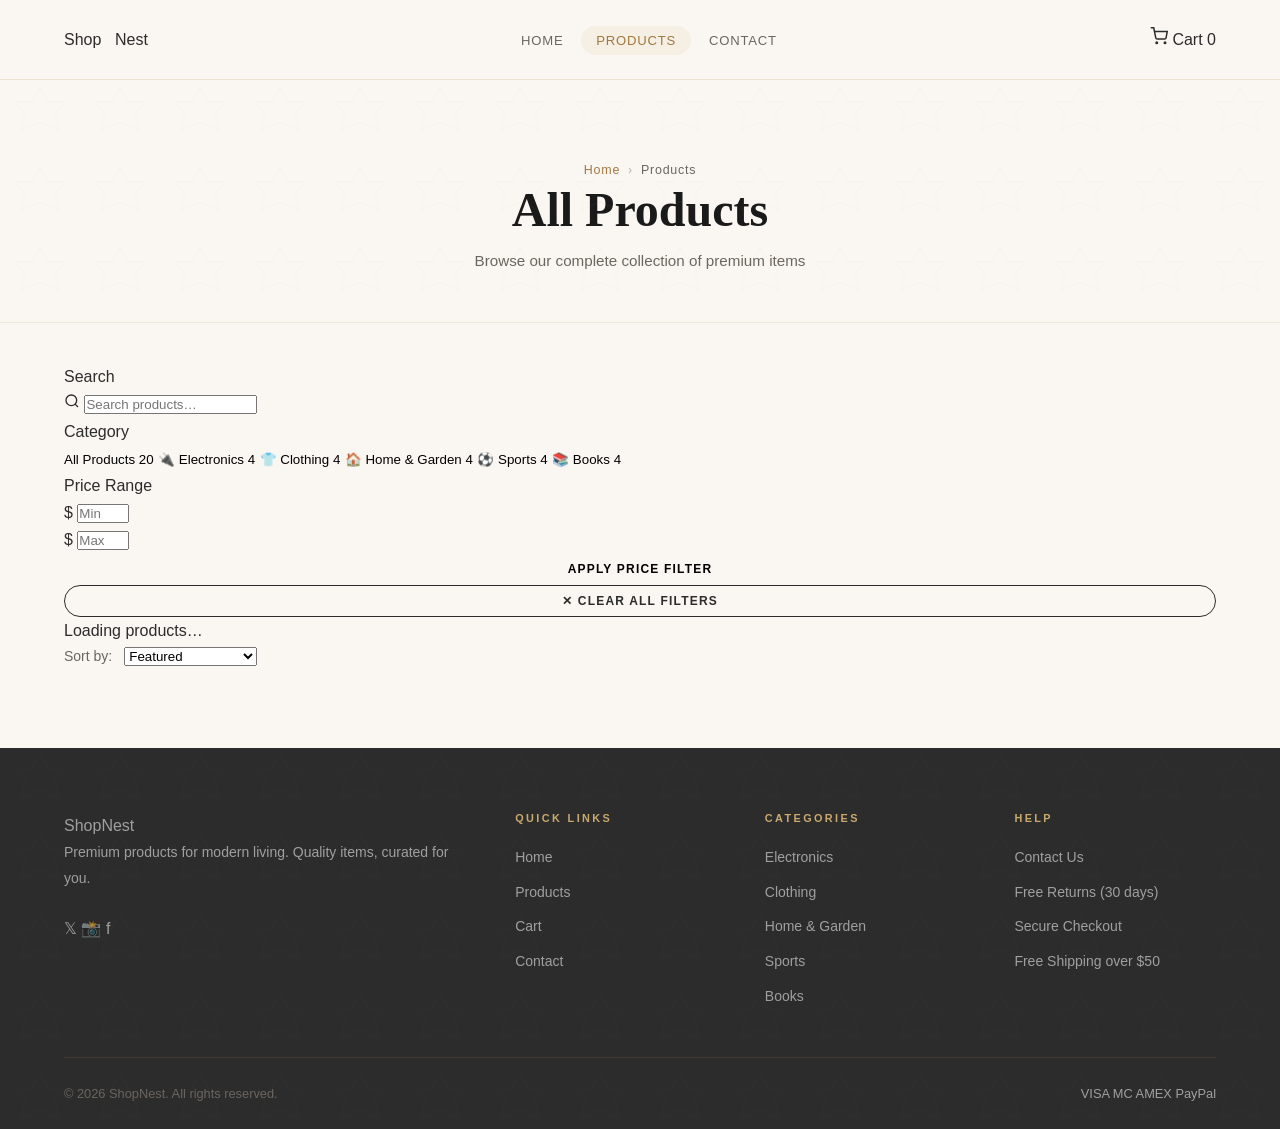
<file: products.html>
<!DOCTYPE html>
<html lang="en">
<head>
  <meta charset="UTF-8">
  <meta name="viewport" content="width=device-width, initial-scale=1.0">
  <title>Products — ShopNest</title>
  <meta name="description" content="Browse 20+ premium products across electronics, clothing, home goods, sports, and books.">
  <link rel="preconnect" href="https://fonts.googleapis.com">
  <link rel="preconnect" href="https://fonts.gstatic.com" crossorigin>
  <link href="https://fonts.googleapis.com/css2?family=Inter:wght@300;400;500;600;700;800&display=swap" rel="stylesheet">
  <link rel="stylesheet" href="css/styles.css">
</head>
<body>

<!-- ── NAVIGATION ──────────────────────────────────────── -->
<nav class="nav" role="navigation" aria-label="Main navigation">
  <div class="container nav-inner">
    <a href="index.html" class="nav-logo">Shop<span>Nest</span></a>
    <ul class="nav-links" role="list">
      <li><a href="index.html">Home</a></li>
      <li><a href="products.html" class="active">Products</a></li>
      <li><a href="contact.html">Contact</a></li>
    </ul>
    <div class="nav-actions">
      <a href="cart.html" class="nav-cart-btn" aria-label="Shopping cart">
        <svg width="18" height="18" viewBox="0 0 24 24" fill="none" stroke="currentColor" stroke-width="2"><circle cx="9" cy="21" r="1"/><circle cx="20" cy="21" r="1"/><path d="M1 1h4l2.68 13.39a2 2 0 0 0 2 1.61h9.72a2 2 0 0 0 2-1.61L23 6H6"/></svg>
        <span class="cart-label">Cart</span>
        <span class="cart-badge hidden" aria-live="polite">0</span>
      </a>
      <button class="hamburger" aria-label="Toggle menu">
        <span></span><span></span><span></span>
      </button>
    </div>
  </div>
</nav>
<div class="mobile-menu" role="dialog" aria-label="Mobile navigation">
  <a href="index.html">Home</a>
  <a href="products.html">Products</a>
  <a href="contact.html">Contact</a>
  <a href="cart.html" class="mobile-cart-link">🛒 Cart <span class="cart-badge hidden">0</span></a>
</div>

<!-- ── PAGE HEADER ─────────────────────────────────────── -->
<header class="page-header">
  <div class="container">
    <nav class="breadcrumb" aria-label="Breadcrumb">
      <a href="index.html">Home</a>
      <span class="sep">›</span>
      <span>Products</span>
    </nav>
    <h1>All Products</h1>
    <p style="margin-top:.4rem;color:var(--text-muted);font-size:.95rem">Browse our complete collection of premium items</p>
  </div>
</header>

<!-- ── MAIN CONTENT ────────────────────────────────────── -->
<main style="padding:2.5rem 0 5rem">
  <div class="container">
    <div class="products-page-layout">

      <!-- ── SIDEBAR ─────────────────────────────────────── -->
      <aside class="products-sidebar" aria-label="Product filters">

        <div class="sidebar-section">
          <div class="sidebar-title">Search</div>
          <div class="search-box">
            <svg width="16" height="16" viewBox="0 0 24 24" fill="none" stroke="currentColor" stroke-width="2" aria-hidden="true"><circle cx="11" cy="11" r="8"/><line x1="21" y1="21" x2="16.65" y2="16.65"/></svg>
            <input type="search" id="catalog-search" placeholder="Search products…" aria-label="Search products">
          </div>
        </div>

        <div class="sidebar-section">
          <div class="sidebar-title">Category</div>
          <div class="category-filter-list" role="group" aria-label="Filter by category">
            <button class="category-filter-btn active" data-category="all">
              All Products <span class="count">20</span>
            </button>
            <button class="category-filter-btn" data-category="electronics">
              🔌 Electronics <span class="count">4</span>
            </button>
            <button class="category-filter-btn" data-category="clothing">
              👕 Clothing <span class="count">4</span>
            </button>
            <button class="category-filter-btn" data-category="home">
              🏠 Home &amp; Garden <span class="count">4</span>
            </button>
            <button class="category-filter-btn" data-category="sports">
              ⚽ Sports <span class="count">4</span>
            </button>
            <button class="category-filter-btn" data-category="books">
              📚 Books <span class="count">4</span>
            </button>
          </div>
        </div>

        <div class="sidebar-section">
          <div class="sidebar-title">Price Range</div>
          <div class="price-range-inputs">
            <div class="price-input-wrap">
              <span>$</span>
              <input type="number" id="price-min" placeholder="Min" min="0" max="500" aria-label="Minimum price">
            </div>
            <div class="price-input-wrap">
              <span>$</span>
              <input type="number" id="price-max" placeholder="Max" min="0" max="500" aria-label="Maximum price">
            </div>
          </div>
          <button id="price-apply" class="btn btn-ghost btn-sm btn-full">Apply Price Filter</button>
        </div>

        <div class="sidebar-section">
          <button onclick="resetFilters()" class="btn btn-ghost btn-sm btn-full" style="color:var(--error);border-color:var(--error)">
            ✕ Clear All Filters
          </button>
        </div>
      </aside>

      <!-- ── CATALOG CONTENT ──────────────────────────────── -->
      <div>
        <div class="sort-bar">
          <span id="results-count" class="results-count">Loading products…</span>
          <div style="display:flex;align-items:center;gap:.75rem">
            <label for="sort-select" style="font-size:.875rem;color:var(--text-muted);white-space:nowrap">Sort by:</label>
            <select id="sort-select" class="sort-select" aria-label="Sort products">
              <option value="featured">Featured</option>
              <option value="price-asc">Price: Low → High</option>
              <option value="price-desc">Price: High → Low</option>
              <option value="rating">Highest Rated</option>
              <option value="reviews">Most Reviewed</option>
              <option value="newest">Newest First</option>
            </select>
          </div>
        </div>

        <div class="products-grid cols-3" id="catalog-grid" aria-live="polite">
          <div class="loading-spinner"></div>
        </div>

        <div id="catalog-pagination" class="pagination" role="navigation" aria-label="Pagination"></div>
      </div>

    </div>
  </div>
</main>

<!-- ── FOOTER ───────────────────────────────────────────── -->
<footer class="footer">
  <div class="container">
    <div class="footer-grid">
      <div class="footer-brand">
        <a href="index.html" class="footer-logo">Shop<span>Nest</span></a>
        <p>Premium products for modern living. Quality items, curated for you.</p>
        <div class="social-links">
          <a href="#" class="social-link" aria-label="Twitter">𝕏</a>
          <a href="#" class="social-link" aria-label="Instagram">📸</a>
          <a href="#" class="social-link" aria-label="Facebook">f</a>
        </div>
      </div>
      <div class="footer-col">
        <h4>Quick Links</h4>
        <ul>
          <li><a href="index.html">Home</a></li>
          <li><a href="products.html">Products</a></li>
          <li><a href="cart.html">Cart</a></li>
          <li><a href="contact.html">Contact</a></li>
        </ul>
      </div>
      <div class="footer-col">
        <h4>Categories</h4>
        <ul>
          <li><a href="products.html?category=electronics">Electronics</a></li>
          <li><a href="products.html?category=clothing">Clothing</a></li>
          <li><a href="products.html?category=home">Home &amp; Garden</a></li>
          <li><a href="products.html?category=sports">Sports</a></li>
          <li><a href="products.html?category=books">Books</a></li>
        </ul>
      </div>
      <div class="footer-col">
        <h4>Help</h4>
        <ul>
          <li><a href="contact.html">Contact Us</a></li>
          <li>Free Returns (30 days)</li>
          <li>Secure Checkout</li>
          <li>Free Shipping over $50</li>
        </ul>
      </div>
    </div>
  </div>
  <div class="container">
    <div class="footer-bottom">
      <p>© 2026 ShopNest. All rights reserved.</p>
      <div class="payment-methods">
        <span class="payment-badge">VISA</span>
        <span class="payment-badge">MC</span>
        <span class="payment-badge">AMEX</span>
        <span class="payment-badge">PayPal</span>
      </div>
    </div>
  </div>
</footer>

<button class="back-to-top" aria-label="Back to top">↑</button>

<script src="js/main.js"></script>
<script src="js/catalog.js"></script>
</body>
</html>
</file>
<file: css/styles.css>
/* ============================================================
   LAHLOU HAMMAM & SPA — Stylesheet v3 (Light Philosophy)
   Palette: Cream #FAF7F2 · White #FFFFFF · Gold #C9A96E · Black #1A1A1A
   Fonts: Cormorant Garamond (headings) · Lato (body)
   ============================================================ */

/* 1. CSS CUSTOM PROPERTIES
   ---------------------------------------------------------- */
:root {
  /* Core */
  --black:          #1A1A1A;
  --black-soft:     #2C2C2C;
  --black-mid:      #404040;
  --gold:           #C9A96E;
  --gold-dark:      #A07840;
  --gold-light:     #E8D8B0;
  --gold-bright:    #D4B46A;
  --gold-pale:      #F5ECD8;
  --cream:          #F5F0E8;
  --cream-light:    #FAF7F2;
  --cream-dark:     #EDE5D8;
  --white:          #FFFFFF;

  /* Text */
  --text-dark:      #1A1A1A;
  --text:           #2C2C2C;
  --text-muted:     #6B6560;
  --text-light:     #9A958F;
  --text-on-dark:   rgba(255,255,255,0.85);
  --text-on-dark-muted: rgba(255,255,255,0.55);

  /* UI */
  --border:         rgba(201,169,110,0.22);
  --border-strong:  rgba(201,169,110,0.45);
  --border-dark:    rgba(255,255,255,0.12);

  /* Shadows */
  --shadow-xs:      0 2px 8px rgba(26,26,26,0.06);
  --shadow:         0 4px 20px rgba(26,26,26,0.09);
  --shadow-lg:      0 12px 48px rgba(26,26,26,0.13);
  --shadow-xl:      0 24px 80px rgba(26,26,26,0.16);
  --shadow-gold:    0 8px 32px rgba(201,169,110,0.30);

  /* Spacing & Shape */
  --nav-h:          80px;
  --container:      1200px;
  --radius-sm:      8px;
  --radius:         14px;
  --radius-lg:      28px;
  --radius-full:    9999px;
  --transition:     0.25s ease;
  --transition-slow: 0.45s ease;
}

/* 2. RESET & BASE
   ---------------------------------------------------------- */
*, *::before, *::after { box-sizing: border-box; margin: 0; padding: 0; }
html { scroll-behavior: smooth; font-size: 16px; }
body {
  font-family: 'Lato', -apple-system, BlinkMacSystemFont, sans-serif;
  color: var(--text);
  background: var(--cream-light);
  line-height: 1.7;
  -webkit-font-smoothing: antialiased;
}
img { max-width: 100%; display: block; }
a { text-decoration: none; color: inherit; }
ul { list-style: none; }
button { cursor: pointer; border: none; background: none; font-family: inherit; }
input, textarea, select { font-family: inherit; }

/* 3. TYPOGRAPHY
   ---------------------------------------------------------- */
h1, h2, h3, h4 {
  font-family: 'Cormorant Garamond', Georgia, serif;
  color: var(--text-dark);
  line-height: 1.2;
  font-weight: 700;
}
h1 { font-size: clamp(2.4rem, 5vw, 4rem); }
h2 { font-size: clamp(1.8rem, 3.5vw, 2.8rem); }
h3 { font-size: 1.5rem; }
h4 { font-size: 1.15rem; }
p { color: var(--text-muted); line-height: 1.8; }

.section-header { text-align: center; margin-bottom: 3.5rem; }
.section-header p { max-width: 560px; margin: 1rem auto 0; font-size: 1rem; }

.section-tag {
  display: inline-block;
  font-family: 'Lato', sans-serif;
  font-size: 0.68rem;
  font-weight: 700;
  letter-spacing: 0.22em;
  text-transform: uppercase;
  color: var(--gold-dark);
  background: var(--gold-pale);
  padding: 0.35rem 1.1rem;
  border-radius: var(--radius-full);
  margin-bottom: 0.85rem;
  border: 1px solid rgba(201,169,110,0.3);
}

/* 4. MOROCCAN DIVIDER
   ---------------------------------------------------------- */
.moroccan-divider {
  display: flex;
  align-items: center;
  gap: 1.5rem;
  margin: 3rem auto;
  max-width: 420px;
}
.moroccan-divider::before,
.moroccan-divider::after {
  content: '';
  flex: 1;
  height: 1px;
  background: var(--border-strong);
}
.moroccan-divider span {
  color: var(--gold);
  font-size: 1.1rem;
  flex-shrink: 0;
}

/* 5. LAYOUT
   ---------------------------------------------------------- */
.container {
  max-width: var(--container);
  margin: 0 auto;
  padding: 0 1.5rem;
}
section { padding: 5rem 0; }
.section-white  { background: var(--white); }
.section-cream  { background: var(--cream-light); }
.section-dark   { background: var(--black-soft); }

/* 6. NAVIGATION
   ---------------------------------------------------------- */
.nav {
  position: sticky;
  top: 0;
  z-index: 1000;
  height: var(--nav-h);
  background: rgba(250,247,242,0.97);
  backdrop-filter: blur(16px);
  -webkit-backdrop-filter: blur(16px);
  border-bottom: 1px solid rgba(201,169,110,0.25);
}
.nav-inner {
  display: flex;
  align-items: center;
  justify-content: space-between;
  height: 100%;
  gap: 1.5rem;
}

/* LOGO */
.nav-logo {
  display: flex;
  align-items: center;
  gap: 0.85rem;
  flex-shrink: 0;
  text-decoration: none;
}
.logo-emblem {
  color: var(--gold);
  flex-shrink: 0;
  line-height: 0;
}
.logo-emblem svg { display: block; }
.logo-text {
  display: flex;
  flex-direction: column;
  line-height: 1;
}
.logo-text strong {
  font-family: 'Cormorant Garamond', serif;
  font-size: 28px;
  font-weight: 700;
  color: var(--black);
  letter-spacing: 4px;
  text-transform: uppercase;
  display: block;
}
.logo-text span {
  font-family: 'Lato', sans-serif;
  font-size: 13px;
  color: var(--gold-dark);
  letter-spacing: 3px;
  text-transform: uppercase;
  display: block;
  margin-top: 0.3rem;
}

/* Nav logo text — inner pages use .nav-logo-text class */
.nav-logo-text {
  display: flex;
  flex-direction: column;
  line-height: 1;
}
.nav-logo-text strong {
  font-family: 'Cormorant Garamond', serif;
  font-size: 28px;
  font-weight: 700;
  color: var(--black);
  letter-spacing: 4px;
  text-transform: uppercase;
  display: block;
}
.nav-logo-text span {
  font-family: 'Lato', sans-serif;
  font-size: 13px;
  color: var(--gold-dark);
  letter-spacing: 3px;
  text-transform: uppercase;
  display: block;
  margin-top: 0.3rem;
}

.nav-links {
  display: flex;
  align-items: center;
  gap: 0.15rem;
  flex: 1;
  justify-content: center;
}
.nav-links a {
  padding: 0.45rem 0.95rem;
  border-radius: var(--radius-full);
  font-size: 0.82rem;
  font-weight: 400;
  color: var(--text-muted);
  letter-spacing: 0.06em;
  text-transform: uppercase;
  transition: color var(--transition), background var(--transition);
  white-space: nowrap;
  font-family: 'Lato', sans-serif;
}
.nav-links a:hover,
.nav-links a.active {
  color: var(--gold-dark);
  background: rgba(201,169,110,0.1);
}
.nav-actions {
  display: flex;
  align-items: center;
  gap: 1.1rem;
  flex-shrink: 0;
}
.nav-phone {
  display: flex;
  align-items: center;
  gap: 0.4rem;
  font-size: 0.8rem;
  color: var(--text-muted);
  letter-spacing: 0.04em;
  transition: color var(--transition);
  font-family: 'Lato', sans-serif;
}
.nav-phone:hover { color: var(--gold-dark); }
.nav-book-btn {
  display: inline-flex;
  align-items: center;
  gap: 0.4rem;
  padding: 0.55rem 1.5rem;
  background: var(--white);
  color: var(--black);
  border: 1.5px solid var(--gold);
  border-radius: var(--radius-full);
  font-size: 0.75rem;
  font-weight: 700;
  font-family: 'Lato', sans-serif;
  letter-spacing: 0.1em;
  text-transform: uppercase;
  transition: all var(--transition);
}
.nav-book-btn:hover {
  background: var(--gold);
  color: var(--black);
  transform: translateY(-2px);
  box-shadow: 0 4px 16px rgba(201,169,110,0.3);
}
.hamburger {
  display: none;
  flex-direction: column;
  gap: 5px;
  padding: 8px;
  border-radius: var(--radius-sm);
  transition: background var(--transition);
}
.hamburger:hover { background: rgba(26,26,26,0.06); }
.hamburger span {
  display: block;
  width: 22px;
  height: 2px;
  background: var(--black);
  border-radius: 2px;
  transition: transform var(--transition), opacity var(--transition);
}
.hamburger.open span:nth-child(1) { transform: translateY(7px) rotate(45deg); }
.hamburger.open span:nth-child(2) { opacity: 0; }
.hamburger.open span:nth-child(3) { transform: translateY(-7px) rotate(-45deg); }
.mobile-menu {
  display: none;
  position: fixed;
  inset: 0;
  top: var(--nav-h);
  background: var(--cream-light);
  z-index: 999;
  flex-direction: column;
  padding: 2rem 1.5rem;
  gap: 0.4rem;
  border-top: 1px solid rgba(201,169,110,0.25);
}
.mobile-menu.open { display: flex; }
.mobile-menu a {
  padding: 0.95rem 1.25rem;
  border-radius: var(--radius);
  font-size: 1rem;
  font-weight: 400;
  color: var(--text);
  letter-spacing: 0.08em;
  text-transform: uppercase;
  font-size: 0.9rem;
  transition: all var(--transition);
  border: 1px solid transparent;
}
.mobile-menu a:hover,
.mobile-menu a.active {
  color: var(--gold-dark);
  background: rgba(201,169,110,0.08);
  border-color: rgba(201,169,110,0.18);
}
.mobile-menu .mobile-book {
  margin-top: auto;
  background: var(--white);
  color: var(--black);
  font-weight: 700;
  text-align: center;
  border-radius: var(--radius);
  border: 1.5px solid var(--gold);
}
.mobile-menu .mobile-book:hover {
  background: var(--gold);
  color: var(--black);
}
.mobile-contact-links {
  display: flex;
  flex-direction: column;
  align-items: flex-start;
  gap: 12px;
  padding: 0.75rem 1.25rem 0.75rem 24px;
}
.mobile-contact-links a {
  color: #C9A96E;
  font-size: 0.95rem;
  text-align: center;
  border: none;
  background: none;
  padding: 0;
}
.mobile-contact-links a:hover {
  color: #e0c47a;
  background: none;
  border-color: transparent;
}

/* 7. BUTTONS
   ---------------------------------------------------------- */
.btn {
  display: inline-flex;
  align-items: center;
  justify-content: center;
  gap: 0.55rem;
  padding: 0.85rem 2.1rem;
  border-radius: var(--radius-full);
  font-size: 0.82rem;
  font-weight: 700;
  font-family: 'Lato', sans-serif;
  letter-spacing: 0.1em;
  text-transform: uppercase;
  transition: all var(--transition);
  white-space: nowrap;
  cursor: pointer;
  border: 1.5px solid transparent;
}
.btn-gold {
  background: var(--white);
  color: var(--black);
  border-color: var(--gold);
}
.btn-gold:hover {
  background: var(--gold);
  color: var(--black);
  transform: translateY(-2px);
  box-shadow: 0 8px 24px rgba(201,169,110,0.3);
}
.btn-outline {
  background: var(--white);
  color: var(--black);
  border-color: var(--gold);
}
.btn-outline:hover {
  background: var(--gold);
  color: var(--black);
  transform: translateY(-2px);
}
.btn-outline-white {
  background: var(--white);
  color: var(--black);
  border-color: var(--gold);
}
.btn-outline-white:hover {
  background: var(--gold);
  color: var(--black);
  transform: translateY(-2px);
}
.btn-dark {
  background: var(--black);
  color: white;
  border-color: var(--black);
}
.btn-dark:hover {
  background: var(--black-soft);
  border-color: var(--black-soft);
  transform: translateY(-2px);
  box-shadow: var(--shadow);
}
.btn-sm   { padding: 0.5rem 1.3rem; font-size: 0.75rem; }
.btn-lg   { padding: 1rem 2.5rem; font-size: 0.85rem; }
.btn-full { width: 100%; }

/* 8. HERO SECTION
   ---------------------------------------------------------- */
.hero {
  position: relative;
  min-height: 100vh;
  display: flex;
  align-items: center;
  justify-content: center;
  text-align: center;
  overflow: hidden;
  background: var(--cream-light);
  padding: 4rem 0 5rem;
}
.hero-pattern {
  position: absolute;
  inset: 0;
  background-image: url("data:image/svg+xml,%3Csvg xmlns='http://www.w3.org/2000/svg' width='80' height='80' viewBox='0 0 80 80'%3E%3Cg fill='none' stroke='%23C9A96E' stroke-width='0.5' opacity='0.18'%3E%3Cpolygon points='40,8 50,22 65,22 55,34 59,50 40,42 21,50 25,34 15,22 30,22'/%3E%3Ccircle cx='40' cy='40' r='12'/%3E%3Cline x1='40' y1='2' x2='40' y2='26'/%3E%3Cline x1='78' y1='40' x2='54' y2='40'/%3E%3Cline x1='40' y1='54' x2='40' y2='78'/%3E%3Cline x1='2' y1='40' x2='26' y2='40'/%3E%3C/g%3E%3C/svg%3E");
  background-size: 80px 80px;
}
.hero-bg-img {
  position: absolute;
  inset: 0;
  background-image: url('https://picsum.photos/seed/moroccan-luxury/1400/900');
  background-size: cover;
  background-position: center;
  opacity: 0.05;
}
.hero-gradient {
  position: absolute;
  inset: 0;
  background: radial-gradient(ellipse at center, rgba(250,247,242,0) 0%, rgba(250,247,242,0.35) 70%, rgba(250,247,242,0.6) 100%);
}
.hero-arch {
  position: absolute;
  inset: 0;
  display: flex;
  align-items: center;
  justify-content: center;
  pointer-events: none;
  z-index: 1;
}
.hero-arch svg {
  width: min(560px, 88vw);
  height: auto;
  opacity: 0.35;
}
.hero-content {
  position: relative;
  z-index: 2;
  max-width: 720px;
  padding: 0 1.5rem;
}
.hero-rating {
  display: inline-flex;
  align-items: center;
  gap: 0.65rem;
  background: rgba(201,169,110,0.1);
  border: 1px solid rgba(201,169,110,0.3);
  border-radius: var(--radius-full);
  padding: 0.45rem 1.35rem;
  font-size: 0.8rem;
  color: var(--text-muted);
  font-weight: 600;
  margin-bottom: 2rem;
  letter-spacing: 0.06em;
  font-family: 'Lato', sans-serif;
}
.hero-rating .stars { color: var(--gold); font-size: 0.9rem; }
.hero-label {
  font-family: 'Lato', sans-serif;
  font-size: 0.72rem;
  letter-spacing: 0.28em;
  text-transform: uppercase;
  color: var(--text-muted);
  margin-bottom: 0.75rem;
  display: block;
}
.hero h1 {
  color: var(--black);
  font-family: 'Cormorant Garamond', serif;
  font-size: clamp(3.5rem, 8vw, 6.5rem);
  font-weight: 700;
  line-height: 1;
  margin-bottom: 0.4rem;
  letter-spacing: 0.12em;
  text-transform: uppercase;
}
.hero h1 span {
  display: block;
  color: var(--gold-dark);
  font-size: 0.38em;
  font-weight: 400;
  font-style: italic;
  letter-spacing: 0.22em;
  margin-top: 0.5rem;
}
.hero-slogan {
  display: inline-block;
  background: linear-gradient(135deg, var(--gold), var(--gold-dark));
  color: var(--black);
  font-family: 'Lato', sans-serif;
  font-size: 0.75rem;
  font-weight: 900;
  letter-spacing: 0.18em;
  padding: 0.45rem 1.6rem;
  border-radius: var(--radius-full);
  margin: 1.4rem 0;
  text-transform: uppercase;
}
.hero-promo-pill {
  display: inline-flex;
  align-items: center;
  gap: 0.4rem;
  background: linear-gradient(135deg, var(--gold), var(--gold-dark));
  color: var(--black);
  font-family: 'Lato', sans-serif;
  font-size: 0.78rem;
  font-weight: 700;
  letter-spacing: 0.08em;
  padding: 0.5rem 1.5rem;
  border-radius: var(--radius-full);
  margin: 1.2rem 0;
  border: none;
  cursor: default;
  animation: promo-pill-glow 2.8s ease-in-out infinite;
  white-space: nowrap;
  max-width: 100%;
  overflow: hidden;
  text-overflow: ellipsis;
}
.hero-promo-pill:hover {
  filter: brightness(1.08);
}
.hero-promo-pill__text {
  display: inline-block;
}
.hero-promo-pill__text.pill-out {
  animation: pill-slide-out 0.5s cubic-bezier(0.4, 0, 0.2, 1) forwards;
}
.hero-promo-pill__text.pill-in {
  animation: pill-slide-in 0.5s cubic-bezier(0.4, 0, 0.2, 1) forwards;
}
@keyframes pill-slide-out {
  from { opacity: 1; transform: translateY(0); }
  to   { opacity: 0; transform: translateY(-12px); }
}
@keyframes pill-slide-in {
  from { opacity: 0; transform: translateY(12px); }
  to   { opacity: 1; transform: translateY(0); }
}
@keyframes promo-pill-glow {
  0%, 100% { box-shadow: 0 0 0 0 rgba(201,169,110,0); }
  50%       { box-shadow: 0 0 18px 5px rgba(201,169,110,0.45); }
}
.hero-desc {
  font-size: 1rem;
  color: var(--text-muted);
  margin-bottom: 2.5rem;
  line-height: 1.9;
  font-style: italic;
  font-family: 'Cormorant Garamond', serif;
  font-size: 1.15rem;
}
.hero-cta {
  display: flex;
  gap: 1rem;
  justify-content: center;
  flex-wrap: wrap;
  margin-bottom: 2.5rem;
}
.hero-services-pills {
  display: flex;
  justify-content: center;
  gap: 0.75rem;
  flex-wrap: wrap;
}
.hero-services-pills span {
  padding: 0.35rem 1.1rem;
  border: 1px solid rgba(201,169,110,0.35);
  border-radius: var(--radius-full);
  font-size: 0.72rem;
  color: var(--text-muted);
  letter-spacing: 0.1em;
  text-transform: uppercase;
  font-family: 'Lato', sans-serif;
  background: rgba(255,255,255,0.6);
}

/* 9. SERVICE CARDS
   ---------------------------------------------------------- */
.services-grid {
  display: grid;
  grid-template-columns: repeat(3, 1fr);
  gap: 1.75rem;
}
.service-card {
  background: var(--white);
  border-radius: var(--radius-lg);
  padding: 2.5rem 2rem;
  text-align: center;
  border: 1px solid var(--border);
  transition: transform var(--transition), box-shadow var(--transition), border-color var(--transition);
  position: relative;
  overflow: hidden;
}
.service-card::before {
  content: '';
  position: absolute;
  top: 0; left: 0; right: 0;
  height: 3px;
  background: linear-gradient(90deg, var(--gold), var(--gold-dark));
  transform: scaleX(0);
  transform-origin: left;
  transition: transform var(--transition-slow);
}
.service-card:hover { transform: translateY(-7px); box-shadow: var(--shadow-lg); border-color: var(--border-strong); }
.service-card:hover::before { transform: scaleX(1); }
@media (hover: none) {
  .service-card::before { display: none; }
  .service-card:hover { transform: none; box-shadow: none; border-color: var(--border); }
}
.service-icon {
  width: 78px; height: 78px;
  border-radius: 50%;
  background: var(--gold-pale);
  display: flex; align-items: center; justify-content: center;
  font-size: 2.2rem;
  margin: 0 auto 1.5rem;
  border: 1.5px solid var(--border);
  transition: transform var(--transition), box-shadow var(--transition);
}
.service-card:hover .service-icon { transform: scale(1.08); box-shadow: var(--shadow-gold); }
.service-icon--img {
  width: 120px;
  height: 120px;
  border: 2.5px solid var(--gold);
  overflow: hidden;
  padding: 0;
  font-size: 0;
}
.service-icon--img img {
  width: 100%;
  height: 100%;
  object-fit: cover;
  display: block;
  transition: transform var(--transition-slow);
}
.service-card:hover .service-icon--img img { transform: scale(1.08); }
.service-card h3 { font-size: 1.4rem; margin-bottom: 0.75rem; }
.service-card p { font-size: 0.9rem; margin-bottom: 1.5rem; }
.service-card-items { display: flex; flex-direction: column; gap: 0.45rem; margin-bottom: 1.75rem; }
.service-card-items span {
  font-size: 0.82rem;
  color: var(--text-muted);
  display: flex; align-items: center; justify-content: center; gap: 0.45rem;
}
.service-card-items span::before { content: '—'; color: var(--gold); font-size: 0.7rem; }

/* 10. PRICING TABLES
   ---------------------------------------------------------- */
.pricing-section { background: var(--cream-light); }
.pricing-category { margin-bottom: 4rem; }
.pricing-category:last-child { margin-bottom: 0; }
.pricing-category-header {
  display: flex;
  align-items: center;
  gap: 1.25rem;
  margin-bottom: 2rem;
  padding-bottom: 1.25rem;
  border-bottom: 1px solid var(--border);
}
.pricing-cat-icon {
  width: 56px; height: 56px;
  border-radius: 50%;
  background: var(--gold-pale);
  color: var(--gold-dark);
  font-size: 1.5rem;
  display: flex; align-items: center; justify-content: center;
  flex-shrink: 0;
  border: 1.5px solid var(--border-strong);
}
.pricing-cat-title h3 { font-size: 1.6rem; margin-bottom: 0.15rem; }
.pricing-cat-title p { font-size: 0.85rem; margin: 0; }
.pricing-grid {
  display: grid;
  grid-template-columns: repeat(2, 1fr);
  gap: 1px;
  background: var(--border);
  border-radius: var(--radius);
  overflow: hidden;
  border: 1px solid var(--border);
}
.pricing-item {
  background: var(--white);
  padding: 1.1rem 1.5rem;
  display: flex;
  justify-content: space-between;
  align-items: center;
  transition: background var(--transition);
}
.pricing-item:hover { background: var(--cream-light); }
.pricing-item-name { font-size: 0.9rem; color: var(--text-dark); font-weight: 500; }
.pricing-item-sub  { font-size: 0.76rem; color: var(--text-muted); display: block; margin-top: 0.15rem; }
.pricing-item-price {
  font-family: 'Cormorant Garamond', serif;
  font-size: 1.05rem;
  font-weight: 700;
  color: var(--gold-dark);
  white-space: nowrap;
  margin-left: 1rem;
}
.pricing-item-price span { font-size: 0.72rem; font-weight: 400; color: var(--text-light); }
.pricing-note { margin-top: 0.75rem; font-size: 0.8rem; color: var(--text-light); font-style: italic; }
.forfait-card {
  background: var(--gold-pale);
  border-radius: var(--radius);
  padding: 2rem 2.25rem;
  color: var(--text-dark);
  grid-column: 1 / -1;
  display: flex;
  align-items: center;
  justify-content: space-between;
  gap: 1.5rem;
  flex-wrap: wrap;
  position: relative;
  overflow: hidden;
  border: 1.5px solid var(--border-strong);
}
.forfait-card::before {
  content: '';
  position: absolute;
  inset: 0;
  background-image: url("data:image/svg+xml,%3Csvg xmlns='http://www.w3.org/2000/svg' width='80' height='80' viewBox='0 0 80 80'%3E%3Cg fill='none' stroke='%23C9A96E' stroke-width='0.5' opacity='0.15'%3E%3Cpolygon points='40,8 50,22 65,22 55,34 59,50 40,42 21,50 25,34 15,22 30,22'/%3E%3C/g%3E%3C/svg%3E");
  background-size: 80px 80px;
  pointer-events: none;
}
.forfait-card h4  { color: var(--black); font-size: 1.2rem; margin-bottom: 0.4rem; position: relative; }
.forfait-card p   { color: var(--text-muted); font-size: 0.875rem; margin: 0; position: relative; }
.forfait-price    { font-family: 'Cormorant Garamond', serif; font-size: 2.2rem; font-weight: 700; color: var(--gold-dark); white-space: nowrap; position: relative; }
.forfait-price span { font-size: 0.85rem; color: var(--text-muted); }

/* 11. FEATURES
   ---------------------------------------------------------- */
.features-grid {
  display: grid;
  grid-template-columns: repeat(4, 1fr);
  gap: 1.5rem;
}
.feature-card {
  text-align: center;
  padding: 2.25rem 1.5rem;
  background: var(--white);
  border-radius: var(--radius);
  border: 1px solid var(--border);
  transition: transform var(--transition), box-shadow var(--transition), border-color var(--transition);
}
.feature-card:hover { transform: translateY(-5px); box-shadow: var(--shadow); border-color: var(--border-strong); }
.feature-icon { font-size: 2.2rem; margin-bottom: 1rem; display: block; }
.feature-card h4 { margin-bottom: 0.5rem; font-size: 1.05rem; }
.feature-card p  { font-size: 0.875rem; }

/* 12. GALLERY
   ---------------------------------------------------------- */
.gallery-grid {
  display: grid;
  grid-template-columns: repeat(3, 1fr);
  grid-auto-rows: 240px;
  gap: 1rem;
}
.gallery-item { border-radius: var(--radius); overflow: hidden; position: relative; cursor: pointer; }
.gallery-item.tall { grid-row: span 2; }
.gallery-item.wide { grid-column: span 2; }
.gallery-item-bg {
  width: 100%; height: 100%;
  background-size: cover; background-position: center;
  transition: transform var(--transition-slow);
}
.gallery-item:hover .gallery-item-bg { transform: scale(1.07); }
.gallery-overlay {
  position: absolute; inset: 0;
  background: linear-gradient(to top, rgba(26,26,26,0.75) 0%, transparent 60%);
  display: flex; align-items: flex-end; padding: 1.25rem;
  opacity: 0; transition: opacity var(--transition);
}
.gallery-item:hover .gallery-overlay { opacity: 1; }
.gallery-overlay span {
  color: white; font-size: 0.8rem; font-weight: 600;
  letter-spacing: 0.12em; text-transform: uppercase; font-family: 'Lato', sans-serif;
}
.gallery-overlay-icon {
  position: absolute;
  top: 50%; left: 50%;
  transform: translate(-50%, -50%) scale(0.8);
  width: 46px; height: 46px;
  background: rgba(255,255,255,0.15);
  border: 1.5px solid rgba(201,169,110,0.7);
  border-radius: 50%;
  display: flex; align-items: center; justify-content: center;
  color: white; font-size: 1.1rem;
  opacity: 0; transition: all var(--transition);
  backdrop-filter: blur(4px);
}
.gallery-item:hover .gallery-overlay-icon { opacity: 1; transform: translate(-50%,-50%) scale(1); }

/* Lightbox */
.lightbox {
  position: fixed; inset: 0;
  background: rgba(0,0,0,0.96);
  z-index: 2000; display: none;
  align-items: center; justify-content: center;
}
.lightbox.open { display: flex; }
.lightbox-img { max-width: 90vw; max-height: 85vh; border-radius: var(--radius); }
.lightbox-close {
  position: absolute; top: 1.5rem; right: 1.5rem;
  width: 44px; height: 44px;
  background: rgba(201,169,110,0.15);
  border: 1px solid rgba(201,169,110,0.3);
  border-radius: 50%;
  color: var(--gold); font-size: 1.1rem;
  display: flex; align-items: center; justify-content: center;
  transition: background var(--transition);
}
.lightbox-close:hover { background: rgba(201,169,110,0.3); }

/* 13. TESTIMONIALS
   ---------------------------------------------------------- */
.testimonials-grid {
  display: grid;
  grid-template-columns: repeat(3, 1fr);
  gap: 1.5rem;
}
.testimonial-card {
  background: var(--white);
  border-radius: var(--radius);
  padding: 2.25rem;
  border: 1px solid var(--border);
  transition: box-shadow var(--transition), border-color var(--transition);
  position: relative;
}
.testimonial-card:hover { box-shadow: var(--shadow); border-color: var(--border-strong); }
.testimonial-card::before {
  content: '"';
  position: absolute; top: 1rem; left: 1.75rem;
  font-size: 4.5rem;
  font-family: 'Cormorant Garamond', serif;
  color: var(--gold); opacity: 0.18; line-height: 1;
}
.testimonial-stars { color: var(--gold); font-size: 0.95rem; margin-bottom: 1rem; }
.testimonial-card p { font-style: italic; color: var(--text); margin-bottom: 1.5rem; font-size: 0.95rem; line-height: 1.8; font-family: 'Cormorant Garamond', serif; font-size: 1.05rem; }
.testimonial-author { display: flex; align-items: center; gap: 0.75rem; }
.testimonial-avatar {
  width: 44px; height: 44px; border-radius: 50%;
  background: var(--gold-pale);
  display: flex; align-items: center; justify-content: center;
  font-size: 1.1rem; border: 1.5px solid var(--border); flex-shrink: 0;
}
.testimonial-author-info strong { display: block; font-size: 0.875rem; color: var(--text-dark); }
.testimonial-author-info span   { font-size: 0.76rem; color: var(--text-light); }

/* 14. BOOKING FORM
   ---------------------------------------------------------- */
.booking-layout {
  display: grid; grid-template-columns: 1fr 420px;
  gap: 3rem; align-items: start;
}
.booking-info h2 { margin-bottom: 1rem; }
.booking-info p  { margin-bottom: 2rem; }
.booking-benefits { display: flex; flex-direction: column; gap: 1rem; }
.booking-benefit { display: flex; gap: 1rem; align-items: flex-start; }
.booking-benefit-icon {
  width: 44px; height: 44px; border-radius: 50%;
  background: var(--gold-pale); color: var(--gold-dark); font-size: 1.2rem;
  display: flex; align-items: center; justify-content: center;
  flex-shrink: 0; border: 1px solid var(--border);
}
.booking-benefit-text strong { display: block; font-size: 0.875rem; color: var(--text-dark); margin-bottom: 0.15rem; }
.booking-benefit-text span   { font-size: 0.8rem; color: var(--text-muted); }
.booking-form-card {
  background: var(--white);
  border-radius: var(--radius-lg);
  padding: 2.5rem;
  border: 1px solid var(--border);
  box-shadow: var(--shadow);
}
.booking-form-card h3   { text-align: center; margin-bottom: 0.5rem; }
.booking-form-card > p  { text-align: center; font-size: 0.875rem; margin-bottom: 2rem; padding-bottom: 1.5rem; border-bottom: 1px solid var(--border); }

/* 15. FORM CONTROLS
   ---------------------------------------------------------- */
.form-group { margin-bottom: 1.25rem; }
.form-group label {
  display: block; font-size: 0.72rem; font-weight: 700;
  color: var(--text-dark); text-transform: uppercase;
  letter-spacing: 0.1em; margin-bottom: 0.5rem; font-family: 'Lato', sans-serif;
}
.form-group label .req { color: var(--gold-dark); }
.form-control {
  width: 100%; padding: 0.8rem 1.1rem;
  border: 1.5px solid var(--border-strong);
  border-radius: var(--radius-sm);
  font-size: 0.95rem; color: var(--text-dark);
  background: var(--cream-light);
  outline: none;
  transition: border-color var(--transition), box-shadow var(--transition), background var(--transition);
}
.form-control:focus {
  border-color: var(--gold);
  box-shadow: 0 0 0 3px rgba(201,169,110,0.15);
  background: var(--white);
}
.form-control::placeholder { color: var(--text-light); }
select.form-control {
  cursor: pointer; appearance: none;
  background-image: url("data:image/svg+xml,%3Csvg xmlns='http://www.w3.org/2000/svg' width='12' height='8' viewBox='0 0 12 8'%3E%3Cpath d='M1 1l5 5 5-5' fill='none' stroke='%23A07840' stroke-width='1.5'/%3E%3C/svg%3E");
  background-repeat: no-repeat; background-position: right 1rem center; background-color: var(--cream-light);
  padding-right: 2.5rem;
}
textarea.form-control { resize: vertical; min-height: 110px; }
.form-row { display: grid; grid-template-columns: 1fr 1fr; gap: 1rem; }
.form-error { font-size: 0.78rem; color: #b03030; margin-top: 0.35rem; display: none; }
.form-error.show { display: block; }
.form-control.invalid { border-color: #b03030; }
.form-success-msg { display: none; text-align: center; padding: 2.5rem 1rem; }
.form-success-msg.show { display: block; }
.success-icon-big { font-size: 3rem; margin-bottom: 1rem; }
.form-success-msg h3 { margin-bottom: 0.5rem; }
.form-success-msg p  { margin-bottom: 1.5rem; }

/* 16. CONTACT
   ---------------------------------------------------------- */
.contact-layout {
  display: grid; grid-template-columns: 1fr 1fr;
  gap: 3rem; align-items: start;
}
.contact-cards { display: flex; flex-direction: column; gap: 1rem; }
.contact-card {
  background: var(--white); border: 1px solid var(--border);
  border-radius: var(--radius); padding: 1.4rem;
  display: flex; gap: 1rem; align-items: flex-start;
  transition: box-shadow var(--transition), transform var(--transition), border-color var(--transition);
}
.contact-card:hover { box-shadow: var(--shadow); transform: translateX(4px); border-color: var(--border-strong); }
.contact-card-icon {
  width: 48px; height: 48px; border-radius: 50%;
  background: var(--gold-pale); color: var(--gold-dark);
  font-size: 1.3rem; display: flex; align-items: center; justify-content: center;
  flex-shrink: 0; border: 1px solid var(--border);
}
.contact-card-text h4 { font-size: 0.95rem; margin-bottom: 0.3rem; }
.contact-card-text p  { font-size: 0.875rem; margin: 0; line-height: 1.65; }
.contact-card-text a  { color: var(--gold-dark); transition: color var(--transition); }
.contact-card-text a:hover { color: var(--gold); }

.whatsapp-card {
  background: linear-gradient(135deg, #25D366, #1AA857);
  border-radius: var(--radius); padding: 1.75rem;
  text-align: center; margin-top: 1rem;
}
.whatsapp-card h4 { color: white; margin-bottom: 0.5rem; font-size: 1.1rem; }
.whatsapp-card p  { color: rgba(255,255,255,0.8); font-size: 0.875rem; margin-bottom: 1.25rem; }
.btn-whatsapp {
  display: inline-flex; align-items: center; gap: 0.6rem;
  padding: 0.8rem 2rem; background: white; color: #1A8040;
  border-radius: var(--radius-full); font-weight: 700; font-size: 0.875rem;
  transition: all var(--transition);
}
.btn-whatsapp:hover { transform: scale(1.04); box-shadow: 0 8px 24px rgba(0,0,0,0.2); }

.map-wrapper {
  border-radius: var(--radius-lg); overflow: hidden;
  box-shadow: var(--shadow-lg); border: 2px solid var(--border);
  height: 100%; min-height: 500px;
}
.map-wrapper iframe {
  width: 100%; height: 100%; min-height: 500px;
  border: 0; display: block;
}

/* 17. WHATSAPP FLOAT
   ---------------------------------------------------------- */
.whatsapp-float {
  position: fixed; bottom: 1.75rem; right: 1.75rem;
  width: 56px; height: 56px; background: #25D366;
  border-radius: 50%;
  display: flex; align-items: center; justify-content: center;
  box-shadow: 0 6px 24px rgba(37,211,102,0.5);
  z-index: 900; transition: all var(--transition);
  animation: wa-pulse 3s ease-in-out infinite;
}
.whatsapp-float:hover { transform: scale(1.12); box-shadow: 0 10px 32px rgba(37,211,102,0.65); animation: none; }
.whatsapp-float svg { width: 26px; height: 26px; fill: white; }
.whatsapp-tooltip {
  position: absolute; right: calc(100% + 12px);
  background: white; color: var(--text-dark);
  font-size: 0.8rem; font-weight: 600;
  padding: 0.5rem 1rem; border-radius: var(--radius-full);
  white-space: nowrap; box-shadow: var(--shadow);
  opacity: 0; transform: translateX(8px);
  transition: all var(--transition); pointer-events: none;
  font-family: 'Lato', sans-serif;
}
.whatsapp-float:hover .whatsapp-tooltip { opacity: 1; transform: translateX(0); }
@keyframes wa-pulse {
  0%,100% { box-shadow: 0 6px 24px rgba(37,211,102,0.5); }
  50%      { box-shadow: 0 6px 32px rgba(37,211,102,0.7), 0 0 0 8px rgba(37,211,102,0.1); }
}

/* 18. BACK TO TOP
   ---------------------------------------------------------- */
.back-to-top {
  position: fixed; bottom: 1.75rem; left: 1.75rem;
  width: 42px; height: 42px; border-radius: 50%;
  background: var(--white); color: var(--black); font-size: 1rem;
  display: flex; align-items: center; justify-content: center;
  box-shadow: var(--shadow); opacity: 0;
  transform: translateY(10px); transition: all var(--transition);
  z-index: 100; border: 1px solid rgba(201,169,110,0.35);
}
.back-to-top.visible  { opacity: 1; transform: translateY(0); }
.back-to-top:hover { background: var(--gold-pale); border-color: var(--gold); transform: translateY(-2px); }

/* 19. FOOTER
   ---------------------------------------------------------- */
.footer {
  background: var(--black-soft);
  color: var(--text-on-dark-muted);
  padding: 4rem 0 0;
  position: relative; overflow: hidden;
}
.footer::before {
  content: '';
  position: absolute; inset: 0;
  background-image: url("data:image/svg+xml,%3Csvg xmlns='http://www.w3.org/2000/svg' width='80' height='80' viewBox='0 0 80 80'%3E%3Cg fill='none' stroke='%23C9A96E' stroke-width='0.5' opacity='0.05'%3E%3Cpolygon points='40,8 50,22 65,22 55,34 59,50 40,42 21,50 25,34 15,22 30,22'/%3E%3C/g%3E%3C/svg%3E");
  background-size: 80px 80px; pointer-events: none;
}
.footer-grid {
  position: relative;
  display: grid; grid-template-columns: 2fr 1fr 1fr 1fr;
  gap: 3rem; padding-bottom: 3rem;
  border-bottom: 1px solid rgba(201,169,110,0.12);
}
.footer-logo-text {
  font-family: 'Cormorant Garamond', serif;
  font-size: 1.5rem; font-weight: 700;
  color: var(--white); display: block; margin-bottom: 0.4rem; letter-spacing: 0.12em;
}
.footer-logo-sub {
  font-family: 'Lato', sans-serif;
  font-size: 0.65rem; letter-spacing: 0.22em;
  text-transform: uppercase; color: var(--gold);
  display: block; margin-bottom: 1.25rem;
}
.footer-brand p { color: var(--text-on-dark-muted); font-size: 0.875rem; line-height: 1.85; margin-bottom: 1.5rem; }
.footer-social { display: flex; gap: 0.7rem; }
.footer-social a {
  width: 36px; height: 36px; border-radius: 50%;
  background: rgba(201,169,110,0.08);
  border: 1px solid rgba(201,169,110,0.25);
  color: var(--gold);
  display: flex; align-items: center; justify-content: center;
  font-size: 0.875rem; transition: all var(--transition);
}
.footer-social a:hover { background: var(--gold); border-color: var(--gold); color: var(--black); transform: translateY(-3px); }
.footer-col { position: relative; }
.footer-col h4 {
  font-family: 'Lato', sans-serif;
  color: var(--gold); font-size: 0.68rem;
  text-transform: uppercase; letter-spacing: 0.22em;
  margin-bottom: 1.25rem;
}
.footer-col ul { display: flex; flex-direction: column; gap: 0.7rem; }
.footer-col ul li a { font-size: 0.875rem; transition: color var(--transition); }
.footer-col ul li a:hover { color: var(--gold); }
.footer-col ul li { font-size: 0.875rem; }
.footer-bottom {
  position: relative; padding: 1.5rem 0;
  display: flex; justify-content: space-between; align-items: center;
  font-size: 0.8rem;
}
.footer-bottom p { margin: 0; }

/* 20. PAGE HEADER
   ---------------------------------------------------------- */
.page-header {
  background: var(--cream-light);
  padding: 4rem 0 3rem; position: relative;
  overflow: hidden; text-align: center;
  border-bottom: 1px solid rgba(201,169,110,0.2);
}
.page-header::before {
  content: '';
  position: absolute; inset: 0;
  background-image: url("data:image/svg+xml,%3Csvg xmlns='http://www.w3.org/2000/svg' width='80' height='80' viewBox='0 0 80 80'%3E%3Cg fill='none' stroke='%23C9A96E' stroke-width='0.5' opacity='0.12'%3E%3Cpolygon points='40,8 50,22 65,22 55,34 59,50 40,42 21,50 25,34 15,22 30,22'/%3E%3C/g%3E%3C/svg%3E");
  background-size: 80px 80px;
}
.page-header-content { position: relative; z-index: 1; }
.page-header h1 { color: var(--black); font-size: clamp(1.8rem, 4vw, 3rem); margin-bottom: 0.5rem; }
.page-header p  { color: var(--text-muted); font-size: 0.95rem; margin: 0.5rem 0 0; }
.breadcrumb {
  display: flex; align-items: center; justify-content: center;
  gap: 0.5rem; font-size: 0.78rem;
  color: var(--text-muted); margin-top: 1rem;
  font-family: 'Lato', sans-serif; letter-spacing: 0.06em;
}
.breadcrumb a { color: var(--gold-dark); transition: opacity var(--transition); }
.breadcrumb a:hover { opacity: 0.75; }
.breadcrumb .sep { color: rgba(26,26,26,0.3); }

/* 21. RATING / CTA / MISC
   ---------------------------------------------------------- */
.rating-big {
  display: inline-flex; align-items: center; gap: 1.25rem;
  background: var(--white); border: 1px solid var(--border);
  border-radius: var(--radius); padding: 1.25rem 2rem;
  box-shadow: var(--shadow);
}
.rating-score { font-family: 'Cormorant Garamond', serif; font-size: 3rem; font-weight: 700; color: var(--black); line-height: 1; }
.rating-stars { color: var(--gold); font-size: 1.15rem; }
.rating-count { font-size: 0.8rem; color: var(--text-muted); }

.cta-banner {
  background: var(--white);
  border: 1.5px solid var(--border-strong);
  border-radius: var(--radius-lg); padding: 3.5rem 3rem;
  text-align: center; position: relative; overflow: hidden;
}
.cta-banner::before {
  content: '';
  position: absolute; inset: 0;
  background-image: url("data:image/svg+xml,%3Csvg xmlns='http://www.w3.org/2000/svg' width='80' height='80' viewBox='0 0 80 80'%3E%3Cg fill='none' stroke='%23C9A96E' stroke-width='0.5' opacity='0.1'%3E%3Cpolygon points='40,8 50,22 65,22 55,34 59,50 40,42 21,50 25,34 15,22 30,22'/%3E%3C/g%3E%3C/svg%3E");
  background-size: 80px 80px;
}
.cta-banner-content { position: relative; z-index: 1; }
.cta-banner h2 { color: var(--black); margin-bottom: 1rem; }
.cta-banner p  { color: var(--text-muted); margin-bottom: 2rem; font-size: 1rem; }

/* Gallery filter */
.gallery-filter-bar {
  display: flex; justify-content: center;
  gap: 0.75rem; flex-wrap: wrap; margin-bottom: 2.5rem;
}
.filter-btn {
  padding: 0.5rem 1.4rem; border-radius: var(--radius-full);
  font-size: 0.75rem; font-weight: 700; font-family: 'Lato', sans-serif;
  letter-spacing: 0.1em; text-transform: uppercase;
  color: var(--text-muted); border: 1.5px solid var(--border);
  background: var(--white); cursor: pointer; transition: all var(--transition);
}
.filter-btn:hover,
.filter-btn.active { background: var(--gold); color: var(--black); border-color: var(--gold); }

/* 22. TOAST
   ---------------------------------------------------------- */
.toast-container {
  position: fixed; bottom: 1.5rem; left: 50%; transform: translateX(-50%);
  z-index: 3000; display: flex; flex-direction: column;
  gap: 0.75rem; align-items: center; pointer-events: none;
}
.toast {
  display: flex; align-items: center; gap: 0.75rem;
  padding: 0.9rem 1.5rem;
  background: var(--white); color: var(--text-dark);
  border-radius: var(--radius-full);
  box-shadow: 0 8px 32px rgba(26,26,26,0.15);
  border: 1.5px solid var(--border-strong);
  font-size: 0.875rem; font-weight: 600;
  pointer-events: all;
  animation: toast-in 0.4s cubic-bezier(0.34, 1.56, 0.64, 1);
  min-width: 240px; max-width: 400px; justify-content: center;
  font-family: 'Lato', sans-serif; letter-spacing: 0.04em;
}
.toast.removing { animation: toast-out 0.3s ease forwards; }
@keyframes toast-in  { from { transform: translateY(20px); opacity: 0; } }
@keyframes toast-out { to   { transform: translateY(20px); opacity: 0; } }

/* 23. RESPONSIVE
   ---------------------------------------------------------- */
@media (max-width: 1100px) {
  .features-grid { grid-template-columns: repeat(2, 1fr); }
  .footer-grid { grid-template-columns: 1fr 1fr; gap: 2rem; }
  .pricing-grid { grid-template-columns: 1fr; }
}
@media (max-width: 900px) {
  .services-grid { grid-template-columns: 1fr; max-width: 480px; margin: 0 auto; }
  .testimonials-grid { grid-template-columns: 1fr; max-width: 520px; margin: 0 auto; }
  .booking-layout { grid-template-columns: 1fr; }
  .contact-layout { grid-template-columns: 1fr; }
  .map-wrapper { min-height: 360px; }
  .gallery-grid { grid-template-columns: repeat(2, 1fr); }
  .gallery-item.wide { grid-column: span 1; }
}
@media (max-width: 768px) {
  :root { --nav-h: 66px; }
  section { padding: 3.5rem 0; }
  .nav-links, .nav-phone { display: none; }
  .hamburger { display: flex; }
  .features-grid { grid-template-columns: 1fr 1fr; gap: 1rem; }
  .footer-grid { grid-template-columns: 1fr; gap: 1.5rem; }
  .footer-bottom { flex-direction: column; gap: 0.5rem; text-align: center; }
  .form-row { grid-template-columns: 1fr; }
  .hero h1 { font-size: 3rem; }
  .cta-banner { padding: 2.5rem 1.5rem; }

  /* Compact hero on mobile */
  .hero {
    min-height: auto;
    padding: 1.5rem 0 2rem;
    align-items: flex-start;
  }
  .hero-rating {
    margin-bottom: 0.75rem;
  }
  .hero-slogan,
  .hero-promo-pill {
    margin: 0.6rem 0;
    font-size: 0.72rem;
    padding: 0.45rem 1.1rem;
  }
  .hero-desc {
    margin-bottom: 1.25rem;
  }
  .hero-cta {
    flex-direction: column;
    align-items: center;
    margin-bottom: 1.25rem;
  }
  .hero-cta .btn {
    width: 80%;
    margin: 0 auto;
  }
}
@media (max-width: 480px) {
  .container { padding: 0 1rem; }
  .hero h1 { font-size: 2.5rem; }
  .gallery-grid { grid-template-columns: 1fr; }
  .gallery-item.tall { grid-row: span 1; }
}

/* 24. PROMO BANNER
   ---------------------------------------------------------- */
.promo-banner {
  background: #C9A96E;
  color: #1A1A1A;
  text-align: center;
  padding: 0.7rem 1rem;
  font-size: 0.875rem;
  font-weight: 600;
  font-family: 'Lato', sans-serif;
  letter-spacing: 0.03em;
  width: 100%;
  position: relative;
  z-index: 1001;
}
.promo-banner-inner {
  display: flex;
  align-items: center;
  justify-content: center;
  gap: 1.5rem;
  flex-wrap: wrap;
  max-width: var(--container);
  margin: 0 auto;
  padding: 0 1.5rem;
}
.promo-sep { opacity: 0.45; font-size: 1.1rem; }
.promo-banner a { color: inherit; font-weight: 700; text-decoration: underline; text-underline-offset: 3px; }
@media (max-width: 600px) {
  .promo-banner { font-size: 0.78rem; padding: 0.6rem 0.75rem; }
  .promo-sep { display: none; }
  .promo-banner-inner { gap: 0.4rem; flex-direction: column; }
}

/* 25. GALLERY (UNSPLASH)
   ---------------------------------------------------------- */
.gallery-unsplash-grid {
  display: grid;
  grid-template-columns: repeat(3, 1fr);
  gap: 1rem;
}
.gallery-unsplash-item {
  position: relative;
  overflow: hidden;
  border-radius: var(--radius);
  aspect-ratio: 4/3;
  cursor: pointer;
  background: var(--gold-pale);
}
.gallery-unsplash-item img {
  width: 100%;
  height: 100%;
  object-fit: cover;
  transition: transform 0.45s ease;
  display: block;
}
.gallery-unsplash-item:hover img { transform: scale(1.09); }
.gallery-unsplash-overlay {
  position: absolute;
  bottom: 0; left: 0; right: 0;
  background: linear-gradient(transparent, rgba(26,26,26,0.65));
  color: white;
  padding: 1.25rem 1rem 1rem;
  transform: translateY(100%);
  transition: transform 0.3s ease;
}
.gallery-unsplash-item:hover .gallery-unsplash-overlay { transform: translateY(0); }
.gallery-unsplash-overlay span {
  font-size: 0.78rem;
  font-weight: 700;
  letter-spacing: 0.14em;
  text-transform: uppercase;
  font-family: 'Lato', sans-serif;
}
@media (max-width: 768px) {
  .gallery-unsplash-grid { grid-template-columns: repeat(2, 1fr); }
}
@media (max-width: 480px) {
  .gallery-unsplash-grid { grid-template-columns: repeat(2, 1fr); gap: 0.6rem; }
}

/* 26. PACKAGES
   ---------------------------------------------------------- */
.packages-grid {
  display: grid;
  grid-template-columns: repeat(3, 1fr);
  gap: 1.75rem;
}
.package-card {
  background: var(--white);
  border-radius: var(--radius-lg);
  padding: 2.5rem 2rem;
  text-align: center;
  border: 1px solid var(--border);
  position: relative;
  transition: transform var(--transition), box-shadow var(--transition), border-color var(--transition);
  overflow: hidden;
  display: flex;
  flex-direction: column;
  align-items: center;
}
.package-card::before {
  content: '';
  position: absolute;
  top: 0; left: 0; right: 0;
  height: 3px;
  background: linear-gradient(90deg, var(--gold), var(--gold-dark));
  transform: scaleX(0);
  transform-origin: left;
  transition: transform var(--transition-slow);
}
.package-card:hover { transform: translateY(-7px); box-shadow: var(--shadow-lg); border-color: var(--border-strong); }
.package-card:hover::before { transform: scaleX(1); }
.package-card--featured {
  background: linear-gradient(160deg, var(--gold-pale) 0%, var(--white) 55%);
  border-color: var(--border-strong);
  box-shadow: var(--shadow);
}
.package-card--featured::before { transform: scaleX(1); }
.package-badge {
  display: inline-block;
  font-size: 0.65rem;
  font-weight: 700;
  font-family: 'Lato', sans-serif;
  letter-spacing: 0.18em;
  text-transform: uppercase;
  background: var(--gold-pale);
  color: var(--gold-dark);
  padding: 0.3rem 0.9rem;
  border-radius: var(--radius-full);
  border: 1px solid rgba(201,169,110,0.3);
  margin-bottom: 1rem;
}
.package-badge--gold { background: var(--gold); color: var(--black); border-color: var(--gold); }
.package-icon { font-size: 2.2rem; margin-bottom: 1rem; display: block; }
.package-name {
  font-family: 'Cormorant Garamond', serif;
  font-size: 1.5rem;
  font-weight: 700;
  color: var(--black);
  margin-bottom: 0.5rem;
}
.package-price {
  font-family: 'Cormorant Garamond', serif;
  font-size: 2.5rem;
  font-weight: 700;
  color: var(--gold-dark);
  line-height: 1;
  margin-bottom: 1.5rem;
}
.package-price span { font-size: 1rem; color: var(--text-light); font-weight: 400; }
.package-features {
  list-style: none;
  padding: 0;
  margin: 0 0 2rem;
  display: flex;
  flex-direction: column;
  gap: 0;
  text-align: left;
  width: 100%;
}
.package-features li {
  font-size: 0.875rem;
  color: var(--text-muted);
  display: flex;
  align-items: center;
  gap: 0.6rem;
  padding: 0.5rem 0;
  border-bottom: 1px solid var(--border);
}
.package-features li::before { content: '✦'; color: var(--gold); font-size: 0.55rem; flex-shrink: 0; }
.package-features li:last-child { border-bottom: none; }
@media (max-width: 900px) {
  .packages-grid { grid-template-columns: 1fr; max-width: 440px; margin: 0 auto; }
}

/* 27. GOOGLE REVIEWS
   ---------------------------------------------------------- */
.greview-summary {
  display: flex;
  align-items: center;
  justify-content: center;
  gap: 1.25rem;
  margin-bottom: 3rem;
  flex-wrap: wrap;
}
.greview-glogo {
  height: 24px;
  width: auto;
  display: block;
  opacity: 0.9;
}
.greview-overall-badge {
  display: inline-flex;
  align-items: center;
  gap: 0.55rem;
  background: var(--white);
  border: 1.5px solid var(--border-strong);
  border-radius: var(--radius-full);
  padding: 0.5rem 1.35rem;
  box-shadow: var(--shadow-xs);
}
.greview-overall-stars { color: #FBBC04; font-size: 0.88rem; letter-spacing: 2px; }
.greview-overall-score {
  font-family: 'Cormorant Garamond', serif;
  font-size: 1.35rem;
  font-weight: 700;
  color: var(--black);
  line-height: 1;
}
.greview-overall-sep { font-size: 0.82rem; color: var(--text-light); }
.greview-overall-count { font-size: 0.8rem; color: var(--text-muted); font-family: 'Lato', sans-serif; }

/* Section Carousels — Services, Packages */
.sec-carousel {
  display: flex;
  align-items: center;
  gap: 0.75rem;
}
.sec-carousel__viewport {
  overflow: hidden;
  flex: 1;
  min-width: 0;
}
.sec-carousel__track {
  display: flex;
  gap: 1.25rem;
  transition: transform 0.42s cubic-bezier(0.25, 0.46, 0.45, 0.94);
  will-change: transform;
  user-select: none;
}
.sec-carousel__track > * { flex-shrink: 0; }

/* Arrow buttons — always visible, gold-tinted; hidden on mobile (swipe takes over) */
.sec-carousel .carousel-btn {
  display: flex;
  flex-shrink: 0;
  background: rgba(201,169,110,0.12);
  border: 1.5px solid rgba(201,169,110,0.4);
  color: var(--gold-dark);
  backdrop-filter: blur(6px);
  transition: background 0.22s ease, border-color 0.22s ease,
              opacity 0.22s ease, transform 0.22s ease;
}
.sec-carousel .carousel-btn:hover:not(:disabled) {
  background: var(--gold);
  border-color: var(--gold);
  color: var(--black);
  transform: scale(1.08);
}
.sec-carousel .carousel-btn:disabled {
  opacity: 0.22;
  cursor: default;
  transform: none;
  pointer-events: none;
}

/* Dots */
.sec-carousel__dots {
  display: flex;
  justify-content: center;
  align-items: center;
  gap: 7px;
  margin-top: 1.25rem;
}
.sec-dot {
  width: 8px;
  height: 8px;
  border-radius: 50%;
  border: none;
  padding: 0;
  background: rgba(201,169,110,0.28);
  cursor: pointer;
  transition: background 0.25s ease, width 0.25s ease,
              border-radius 0.25s ease, transform 0.25s ease;
}
.sec-dot.active {
  background: var(--gold);
  width: 22px;
  border-radius: 4px;
  transform: none;
}
.sec-dot:hover:not(.active) { background: rgba(201,169,110,0.6); }

/* Swipe hint animation */
@keyframes sec-swipe-hint {
  0%   { transform: translateX(0); }
  25%  { transform: translateX(-32px); }
  55%  { transform: translateX(-10px); }
  75%  { transform: translateX(-26px); }
  100% { transform: translateX(0); }
}
.sec-carousel__track.sec-hint {
  animation: sec-swipe-hint 0.78s cubic-bezier(0.25, 0.46, 0.45, 0.94);
}


/* Features mobile fade-slider */
.features-mobile { display: none; }
.features-mobile__inner { display: grid; }
.features-mobile__inner .feature-card {
  grid-area: 1 / 1;
  opacity: 0;
  transition: opacity 0.6s ease;
  pointer-events: none;
  width: 100%;
}
.features-mobile__inner .feature-card.active {
  opacity: 1;
  pointer-events: auto;
}
@media (max-width: 640px) {
  .features-marquee { display: block; }
  .features-mobile  { display: none; }
}

/* Features marquee — infinite auto-scroll */
.features-marquee {
  overflow: hidden;
  -webkit-mask-image: linear-gradient(to right, transparent 0%, black 8%, black 92%, transparent 100%);
  mask-image: linear-gradient(to right, transparent 0%, black 8%, black 92%, transparent 100%);
}
.features-marquee__track {
  display: flex;
  gap: 1.5rem;
  width: max-content;
  animation: features-scroll 24s linear infinite;
  will-change: transform;
}
.features-marquee:hover .features-marquee__track {
  animation-play-state: paused;
}
.features-marquee .feature-card {
  flex-shrink: 0;
  width: 260px;
}
@keyframes features-scroll {
  from { transform: translateX(0); }
  to   { transform: translateX(-50%); }
}
@media (max-width: 640px) {
  .features-marquee {
    /* Remove edge fade — it clips cards on narrow screens */
    -webkit-mask-image: none;
    mask-image: none;
  }
  .features-marquee .feature-card {
    width: 85vw;
  }
  .features-marquee__track {
    /* Slower scroll so wide cards are fully readable */
    animation-duration: 32s;
  }
}

/* Reviews Carousel */
.reviews-carousel {
  position: relative;
  display: flex;
  align-items: center;
  gap: 0.75rem;
}
.carousel-viewport {
  overflow: hidden;
  flex: 1;
  min-width: 0;
}
.carousel-track {
  display: flex;
  gap: 1.25rem;
  will-change: transform;
  user-select: none;
}
.carousel-card {
  flex-shrink: 0;
  width: var(--carousel-card-w, 360px);
  background: var(--white);
  border: 1.5px solid var(--border);
  border-radius: var(--radius);
  padding: 1.75rem;
  transition: box-shadow var(--transition), border-color var(--transition), transform var(--transition);
}
.carousel-card:hover {
  box-shadow: var(--shadow);
  border-color: var(--border-strong);
  transform: translateY(-3px);
}
.carousel-btn {
  flex-shrink: 0;
  width: 44px; height: 44px;
  border-radius: 50%;
  border: 1.5px solid var(--border-strong);
  background: var(--white);
  color: var(--gold-dark);
  cursor: pointer;
  display: flex; align-items: center; justify-content: center;
  transition: all var(--transition);
  box-shadow: var(--shadow-xs);
}
.carousel-btn:hover {
  background: var(--gold);
  border-color: var(--gold);
  color: var(--black);
  box-shadow: var(--shadow-gold);
  transform: scale(1.08);
}
@media (max-width: 640px) { .carousel-btn { display: none; } }
@media (max-width: 640px) {
  /* Services carousel: visible arrows, absolutely positioned over card edges */
  #services-carousel {
    position: relative;
  }
  #services-carousel .carousel-btn {
    display: flex;
    position: absolute;
    z-index: 2;
    top: 50%;
    transform: translateY(-50%);
    width: 40px;
    height: 40px;
    background: var(--gold);
    border-color: var(--gold);
    color: var(--black);
    box-shadow: 0 2px 10px rgba(0,0,0,0.18);
  }
  #services-carousel .carousel-btn:disabled {
    opacity: 0.3;
    pointer-events: none;
  }
  #services-carousel .carousel-btn--prev { left: 6px; }
  #services-carousel .carousel-btn--next { right: 6px; }
  #services-carousel .sec-carousel__viewport { width: 100%; }

  #forfaits-carousel {
    position: relative;
  }
  #forfaits-carousel .carousel-btn {
    display: flex;
    position: absolute;
    z-index: 2;
    top: 50%;
    transform: translateY(-50%);
    width: 40px;
    height: 40px;
    background: var(--gold);
    border-color: var(--gold);
    color: var(--black);
    box-shadow: 0 2px 10px rgba(0,0,0,0.18);
  }
  #forfaits-carousel .carousel-btn:disabled { opacity: 0.3; pointer-events: none; }
  #forfaits-carousel .carousel-btn--prev { left: 6px; }
  #forfaits-carousel .carousel-btn--next { right: 6px; }
  #forfaits-carousel .sec-carousel__viewport { width: 100%; }
  #forfaits-carousel .package-card { max-width: none; }
}
@media (max-width: 640px) {
  /* Service cards */
  .service-card {
    padding: 45px 30px;
    max-width: none;
    width: 100%;
    box-sizing: border-box;
  }
  .service-icon--img {
    width: 200px;
    height: 200px;
  }
  .service-card h3 {
    font-size: 1.875rem;
  }
  .service-card p {
    font-size: 1.0625rem;
  }
  .service-card-items span {
    font-size: 1rem;
  }
  .service-card .btn-sm {
    padding: 16px 40px;
    font-size: 0.9375rem;
  }

  /* Package cards */
  .package-card {
    padding: 50px 35px;
    max-width: none;
    width: 100%;
    box-sizing: border-box;
  }
  .package-icon {
    font-size: 3.25rem;
  }
  .package-price {
    font-size: 4rem;
  }
  .package-name {
    font-size: 1.625rem;
  }
  .package-features li {
    font-size: 1.0625rem;
    padding: 0.65rem 0;
  }
  .package-card .btn-sm {
    padding: 16px 40px;
    font-size: 0.9375rem;
  }
}
.greview-header { display: flex; align-items: center; gap: 0.85rem; margin-bottom: 1.1rem; }
.greview-avatar {
  width: 44px; height: 44px; border-radius: 50%;
  background: linear-gradient(135deg, var(--gold), var(--gold-dark));
  color: var(--white);
  font-family: 'Cormorant Garamond', serif;
  font-size: 0.78rem;
  font-weight: 700;
  letter-spacing: 0.04em;
  display: flex; align-items: center; justify-content: center;
  flex-shrink: 0;
  user-select: none;
}
.greview-author-meta { flex: 1; min-width: 0; }
.greview-name {
  display: flex;
  align-items: center;
  gap: 0.4rem;
  font-size: 0.875rem;
  font-weight: 700;
  color: var(--text-dark);
  font-family: 'Lato', sans-serif;
  margin-bottom: 0.3rem;
}
.greview-stars { color: #FBBC04; font-size: 0.8rem; letter-spacing: 1px; }
.greview-date {
  font-size: 0.73rem;
  color: var(--text-light);
  margin-left: 0.35rem;
  font-family: 'Lato', sans-serif;
}
.greview-text {
  font-size: 0.975rem;
  color: var(--text);
  line-height: 1.75;
  font-style: italic;
  font-family: 'Cormorant Garamond', serif;
  margin: 0;
}

/* 28. PROMO GALLERY
   ---------------------------------------------------------- */
.promo-gallery-grid {
  display: grid;
  grid-template-columns: repeat(3, 1fr);
  gap: 1rem;
}
.promo-gallery-item {
  position: relative;
  overflow: hidden;
  border-radius: var(--radius);
  aspect-ratio: 1 / 1;
  cursor: pointer;
  border: 2px solid transparent;
  transition: border-color var(--transition), transform var(--transition), box-shadow var(--transition);
  background: var(--gold-pale);
}
.promo-gallery-item:hover {
  border-color: var(--gold);
  transform: translateY(-4px);
  box-shadow: var(--shadow-gold);
}
.promo-gallery-item:focus-visible {
  outline: 3px solid var(--gold);
  outline-offset: 3px;
}
.promo-gallery-item img {
  width: 100%;
  height: 100%;
  object-fit: cover;
  display: block;
  transition: transform 0.45s ease;
}
.promo-gallery-item:hover img { transform: scale(1.08); }
.promo-gallery-overlay {
  position: absolute;
  inset: 0;
  background: linear-gradient(160deg, rgba(201,169,110,0.12) 0%, rgba(26,26,26,0.35) 100%);
  display: flex;
  align-items: center;
  justify-content: center;
  opacity: 0;
  transition: opacity var(--transition);
}
.promo-gallery-item:hover .promo-gallery-overlay { opacity: 1; }
.promo-gallery-zoom {
  width: 50px; height: 50px;
  background: rgba(255,255,255,0.92);
  border: 2px solid var(--gold);
  border-radius: 50%;
  display: flex; align-items: center; justify-content: center;
  color: var(--gold-dark);
  transform: scale(0.75);
  transition: transform var(--transition);
  box-shadow: 0 4px 16px rgba(0,0,0,0.15);
}
.promo-gallery-item:hover .promo-gallery-zoom { transform: scale(1); }
@media (max-width: 768px) {
  .promo-gallery-grid { grid-template-columns: repeat(2, 1fr); gap: 0.75rem; }
}
@media (max-width: 480px) {
  .promo-gallery-grid { gap: 0.5rem; }
}
</file>
